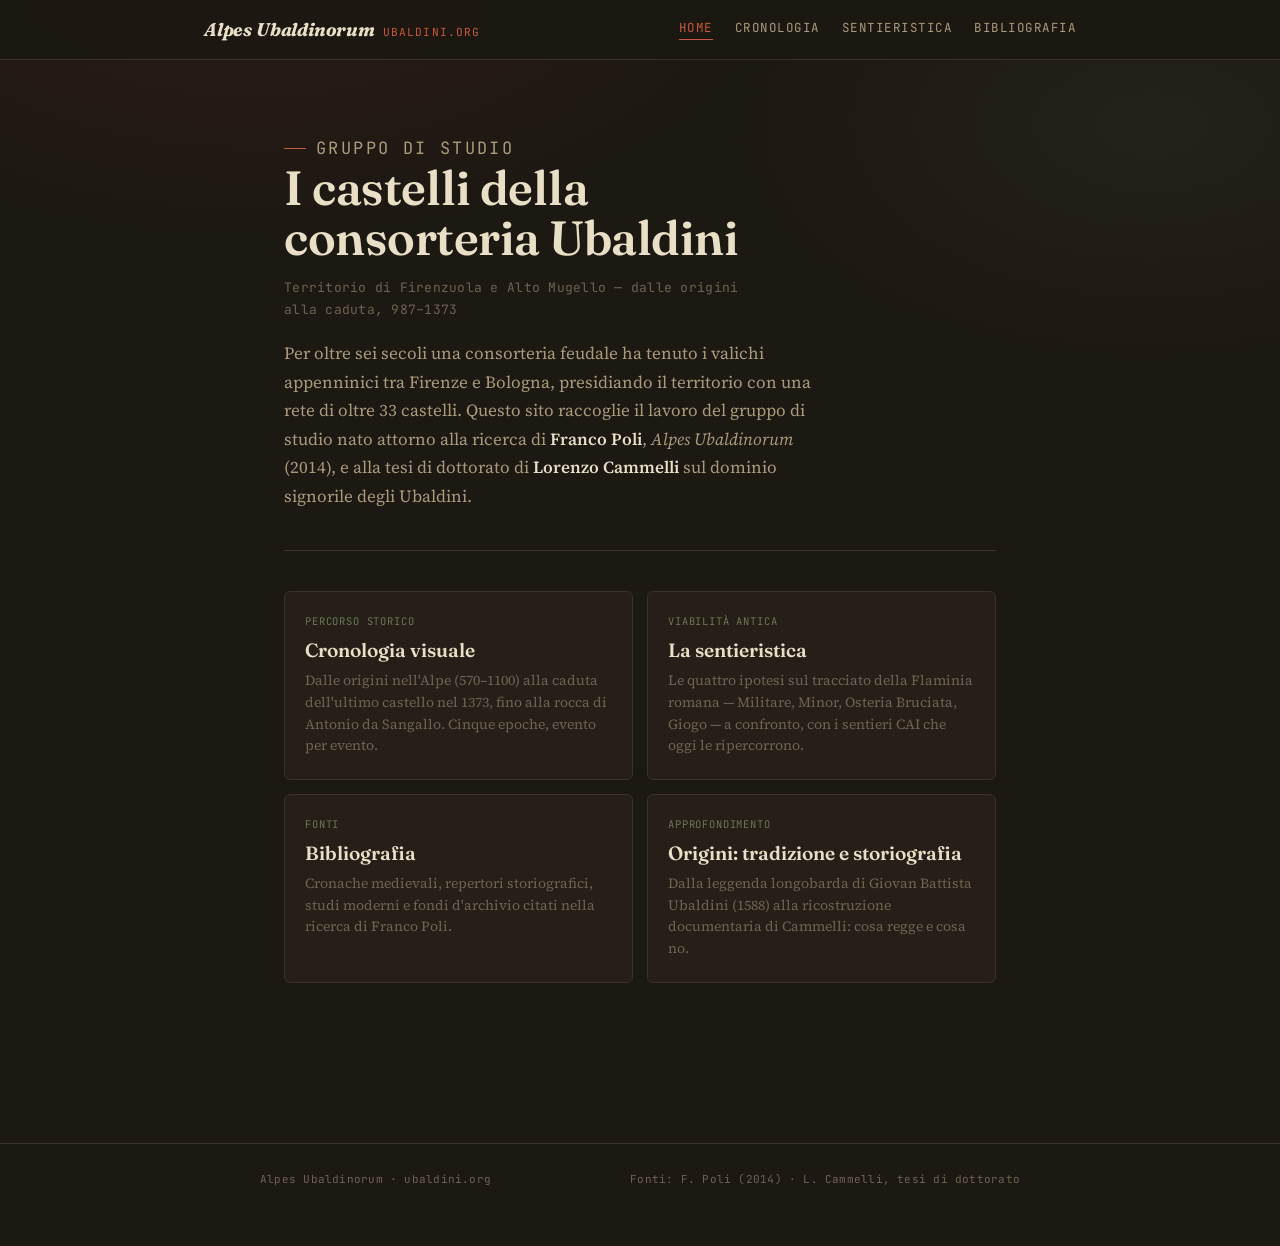
<file: index.html>
<!DOCTYPE html>
<html lang="it">
<head>
<meta charset="UTF-8">
<meta name="viewport" content="width=device-width, initial-scale=1.0">
<title>Alpes Ubaldinorum — Gruppo di studio sui Castelli Ubaldini</title>
<meta name="description" content="Gruppo di studio dedicato ai castelli della consorteria Ubaldini nel territorio di Firenzuola, a partire dalla ricerca di Franco Poli.">
<link rel="preconnect" href="https://fonts.googleapis.com">
<link href="https://fonts.googleapis.com/css2?family=Fraunces:opsz,wght@9..144,400;9..144,500;9..144,600;9..144,700&family=Source+Serif+4:ital,wght@0,400;0,500;0,600;1,400&family=JetBrains+Mono:wght@400;500;600&display=swap" rel="stylesheet">
<link rel="stylesheet" href="assets/style.css">
</head>
<body>

<header class="site-header">
  <div class="nav-wrap">
    <a href="index.html" class="brand">Alpes <em>Ubaldinorum</em><span>ubaldini.org</span></a>
    <nav class="nav-links">
      <a href="index.html" class="active">Home</a>
      <a href="cronologia.html">Cronologia</a>
      <a href="sentieristica.html">Sentieristica</a>
      <a href="bibliografia.html">Bibliografia</a>
    </nav>
  </div>
</header>

<div class="wrap">

  <section class="page-hero">
    <p class="page-eyebrow">Gruppo di studio</p>
    <h1>I castelli della<br>consorteria Ubaldini</h1>
    <p class="sub">Territorio di Firenzuola e Alto Mugello — dalle origini alla caduta, 987&ndash;1373</p>
    <p>Per oltre sei secoli una consorteria feudale ha tenuto i valichi appenninici tra Firenze e Bologna, presidiando il territorio con una rete di oltre 33 castelli. Questo sito raccoglie il lavoro del gruppo di studio nato attorno alla ricerca di <strong>Franco Poli</strong>, <em>Alpes Ubaldinorum</em> (2014), e alla tesi di dottorato di <strong>Lorenzo Cammelli</strong> sul dominio signorile degli Ubaldini.</p>
  </section>

  <div class="card-grid">
    <a href="cronologia.html" class="card">
      <span class="card-tag">Percorso storico</span>
      <h3>Cronologia visuale</h3>
      <p>Dalle origini nell'Alpe (570&ndash;1100) alla caduta dell'ultimo castello nel 1373, fino alla rocca di Antonio da Sangallo. Cinque epoche, evento per evento.</p>
    </a>

    <a href="sentieristica.html" class="card">
      <span class="card-tag">Viabilità antica</span>
      <h3>La sentieristica</h3>
      <p>Le quattro ipotesi sul tracciato della Flaminia romana &mdash; Militare, Minor, Osteria Bruciata, Giogo &mdash; a confronto, con i sentieri CAI che oggi le ripercorrono.</p>
    </a>

    <a href="bibliografia.html" class="card">
      <span class="card-tag">Fonti</span>
      <h3>Bibliografia</h3>
      <p>Cronache medievali, repertori storiografici, studi moderni e fondi d'archivio citati nella ricerca di Franco Poli.</p>
    </a>

    <a href="cronologia.html#origini" class="card">
      <span class="card-tag">Approfondimento</span>
      <h3>Origini: tradizione e storiografia</h3>
      <p>Dalla leggenda longobarda di Giovan Battista Ubaldini (1588) alla ricostruzione documentaria di Cammelli: cosa regge e cosa no.</p>
    </a>
  </div>

</div>

<footer class="site-footer">
  <div class="wrap">
    <p>Alpes Ubaldinorum &middot; ubaldini.org</p>
    <p>Fonti: F. Poli (2014) &middot; L. Cammelli, tesi di dottorato</p>
  </div>
</footer>

</body>
</html>
</file>
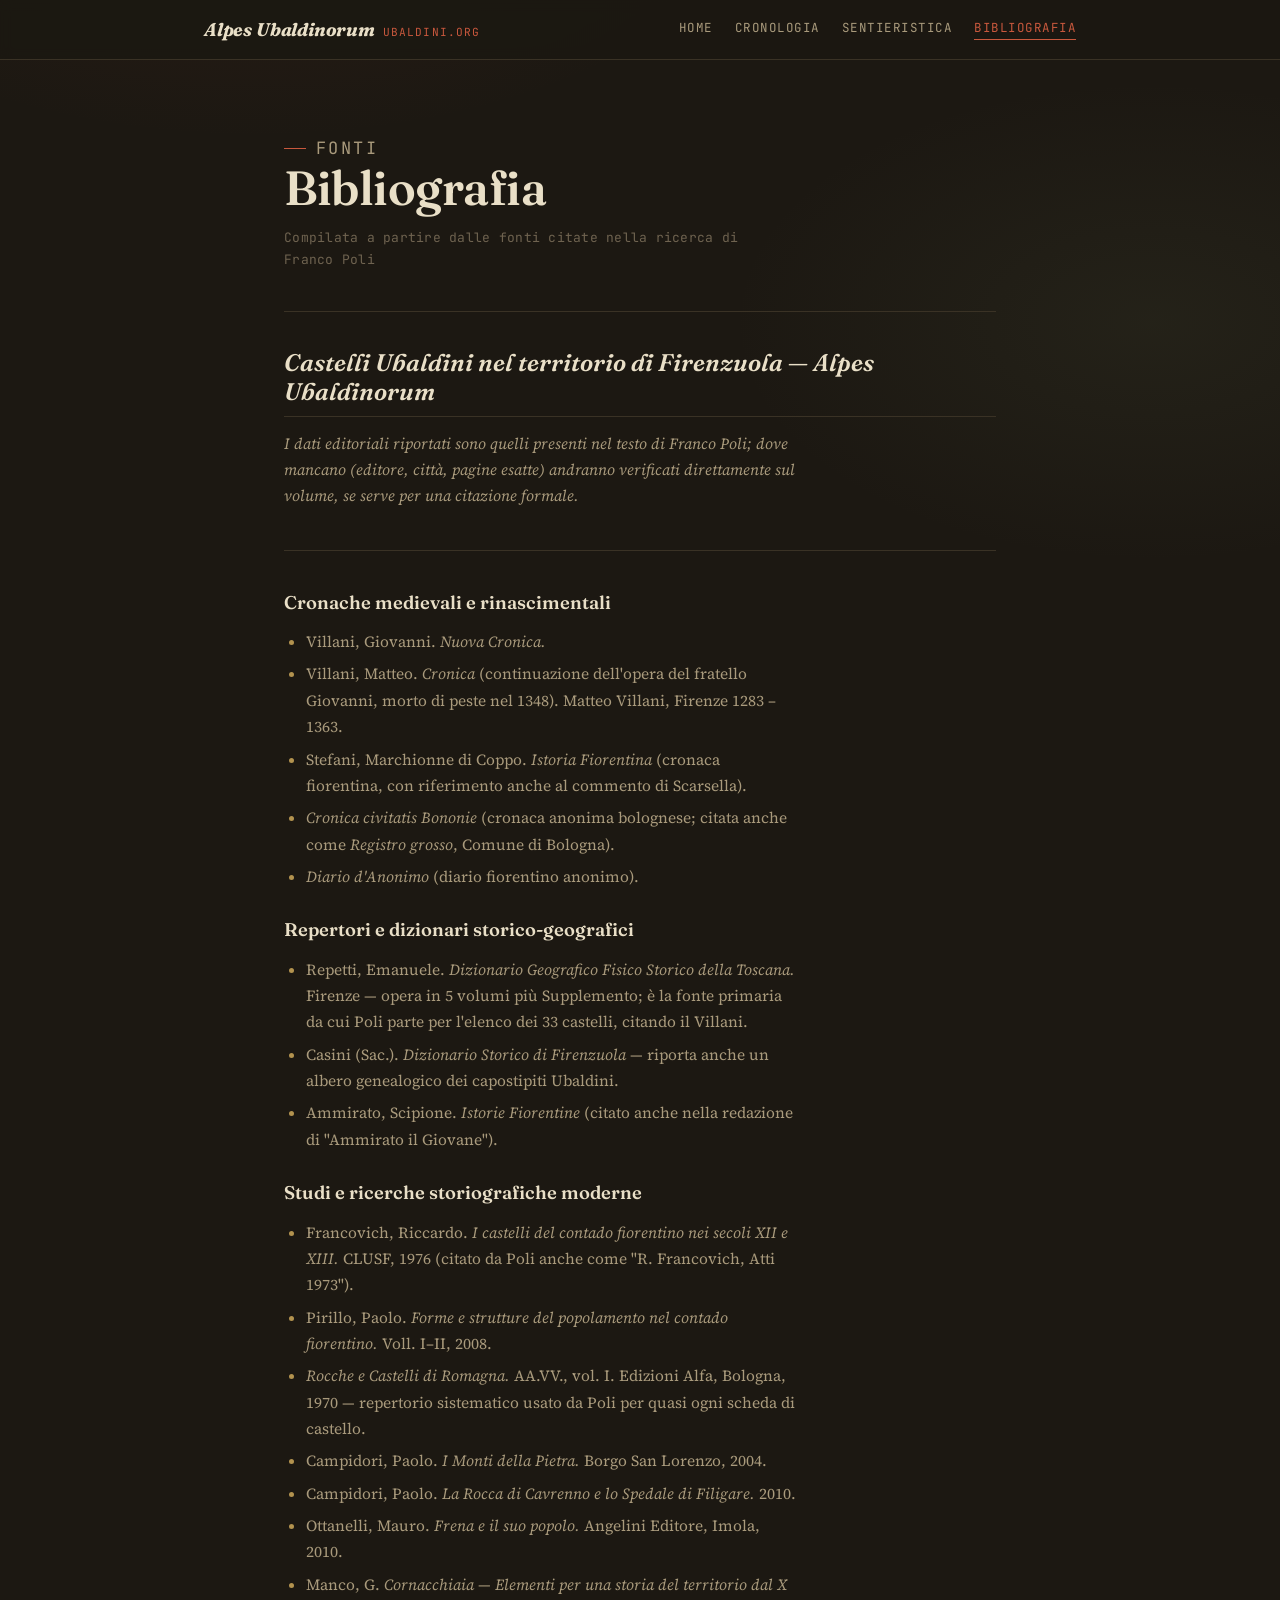
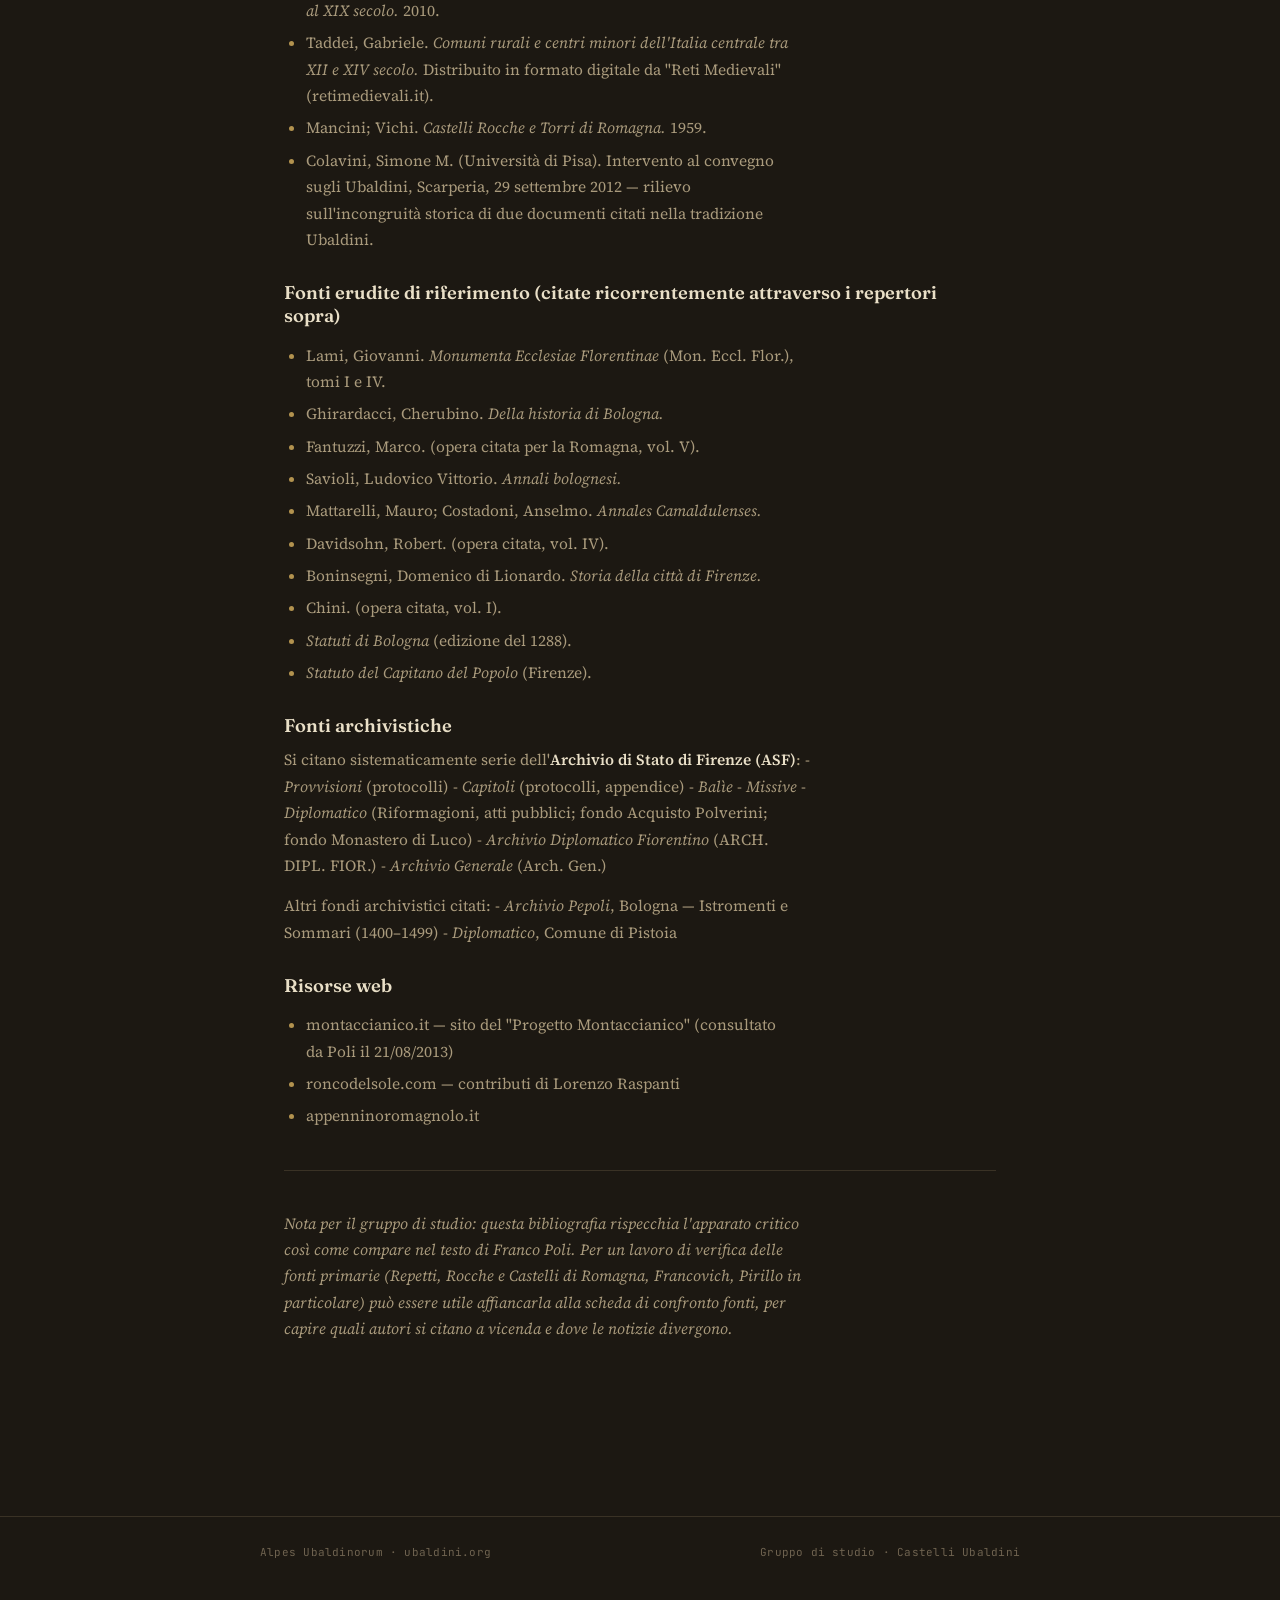
<file: bibliografia.html>
<!DOCTYPE html>
<html lang="it">
<head>
<meta charset="UTF-8">
<meta name="viewport" content="width=device-width, initial-scale=1.0">
<title>Bibliografia — Alpes Ubaldinorum</title>
<link rel="preconnect" href="https://fonts.googleapis.com">
<link href="https://fonts.googleapis.com/css2?family=Fraunces:opsz,wght@9..144,400;9..144,500;9..144,600;9..144,700&family=Source+Serif+4:ital,wght@0,400;0,500;0,600;1,400&family=JetBrains+Mono:wght@400;500;600&display=swap" rel="stylesheet">
<link rel="stylesheet" href="assets/style.css">
</head>
<body>

<header class="site-header">
  <div class="nav-wrap">
    <a href="index.html" class="brand">Alpes <em>Ubaldinorum</em><span>ubaldini.org</span></a>
    <nav class="nav-links">
      <a href="index.html">Home</a>
      <a href="cronologia.html">Cronologia</a>
      <a href="sentieristica.html">Sentieristica</a>
      <a href="bibliografia.html" class="active">Bibliografia</a>
    </nav>
  </div>
</header>

<div class="wrap">
  <section class="page-hero">
    <p class="page-eyebrow">Fonti</p>
    <h1>Bibliografia</h1>
    <p class="sub">Compilata a partire dalle fonti citate nella ricerca di Franco Poli</p>
  </section>

  <div class="content">
<h2>Castelli Ubaldini nel territorio di Firenzuola — Alpes Ubaldinorum</h2>
<p><em>I dati editoriali riportati sono quelli presenti nel testo di Franco Poli; dove mancano (editore, città, pagine esatte) andranno verificati direttamente sul volume, se serve per una citazione formale.</em></p>
<hr />
<h3>Cronache medievali e rinascimentali</h3>
<ul>
<li>Villani, Giovanni. <em>Nuova Cronica.</em></li>
<li>Villani, Matteo. <em>Cronica</em> (continuazione dell'opera del fratello Giovanni, morto di peste nel 1348). Matteo Villani, Firenze 1283 – 1363.</li>
<li>Stefani, Marchionne di Coppo. <em>Istoria Fiorentina</em> (cronaca fiorentina, con riferimento anche al commento di Scarsella).</li>
<li><em>Cronica civitatis Bononie</em> (cronaca anonima bolognese; citata anche come <em>Registro grosso</em>, Comune di Bologna).</li>
<li><em>Diario d'Anonimo</em> (diario fiorentino anonimo).</li>
</ul>
<h3>Repertori e dizionari storico-geografici</h3>
<ul>
<li>Repetti, Emanuele. <em>Dizionario Geografico Fisico Storico della Toscana.</em> Firenze — opera in 5 volumi più Supplemento; è la fonte primaria da cui Poli parte per l'elenco dei 33 castelli, citando il Villani.</li>
<li>Casini (Sac.). <em>Dizionario Storico di Firenzuola</em> — riporta anche un albero genealogico dei capostipiti Ubaldini.</li>
<li>Ammirato, Scipione. <em>Istorie Fiorentine</em> (citato anche nella redazione di "Ammirato il Giovane").</li>
</ul>
<h3>Studi e ricerche storiografiche moderne</h3>
<ul>
<li>Francovich, Riccardo. <em>I castelli del contado fiorentino nei secoli XII e XIII.</em> CLUSF, 1976 (citato da Poli anche come "R. Francovich, Atti 1973").</li>
<li>Pirillo, Paolo. <em>Forme e strutture del popolamento nel contado fiorentino.</em> Voll. I–II, 2008.</li>
<li><em>Rocche e Castelli di Romagna.</em> AA.VV., vol. I. Edizioni Alfa, Bologna, 1970 — repertorio sistematico usato da Poli per quasi ogni scheda di castello.</li>
<li>Campidori, Paolo. <em>I Monti della Pietra.</em> Borgo San Lorenzo, 2004.</li>
<li>Campidori, Paolo. <em>La Rocca di Cavrenno e lo Spedale di Filigare.</em> 2010.</li>
<li>Ottanelli, Mauro. <em>Frena e il suo popolo.</em> Angelini Editore, Imola, 2010.</li>
<li>Manco, G. <em>Cornacchiaia — Elementi per una storia del territorio dal X al XIX secolo.</em> 2010.</li>
<li>Taddei, Gabriele. <em>Comuni rurali e centri minori dell'Italia centrale tra XII e XIV secolo.</em> Distribuito in formato digitale da "Reti Medievali" (retimedievali.it).</li>
<li>Mancini; Vichi. <em>Castelli Rocche e Torri di Romagna.</em> 1959.</li>
<li>Colavini, Simone M. (Università di Pisa). Intervento al convegno sugli Ubaldini, Scarperia, 29 settembre 2012 — rilievo sull'incongruità storica di due documenti citati nella tradizione Ubaldini.</li>
</ul>
<h3>Fonti erudite di riferimento (citate ricorrentemente attraverso i repertori sopra)</h3>
<ul>
<li>Lami, Giovanni. <em>Monumenta Ecclesiae Florentinae</em> (Mon. Eccl. Flor.), tomi I e IV.</li>
<li>Ghirardacci, Cherubino. <em>Della historia di Bologna.</em></li>
<li>Fantuzzi, Marco. (opera citata per la Romagna, vol. V).</li>
<li>Savioli, Ludovico Vittorio. <em>Annali bolognesi.</em></li>
<li>Mattarelli, Mauro; Costadoni, Anselmo. <em>Annales Camaldulenses.</em></li>
<li>Davidsohn, Robert. (opera citata, vol. IV).</li>
<li>Boninsegni, Domenico di Lionardo. <em>Storia della città di Firenze.</em></li>
<li>Chini. (opera citata, vol. I).</li>
<li><em>Statuti di Bologna</em> (edizione del 1288).</li>
<li><em>Statuto del Capitano del Popolo</em> (Firenze).</li>
</ul>
<h3>Fonti archivistiche</h3>
<p>Si citano sistematicamente serie dell'<strong>Archivio di Stato di Firenze (ASF)</strong>:
- <em>Provvisioni</em> (protocolli)
- <em>Capitoli</em> (protocolli, appendice)
- <em>Balìe</em>
- <em>Missive</em>
- <em>Diplomatico</em> (Riformagioni, atti pubblici; fondo Acquisto Polverini; fondo Monastero di Luco)
- <em>Archivio Diplomatico Fiorentino</em> (ARCH. DIPL. FIOR.)
- <em>Archivio Generale</em> (Arch. Gen.)</p>
<p>Altri fondi archivistici citati:
- <em>Archivio Pepoli</em>, Bologna — Istromenti e Sommari (1400–1499)
- <em>Diplomatico</em>, Comune di Pistoia</p>
<h3>Risorse web</h3>
<ul>
<li>montaccianico.it — sito del "Progetto Montaccianico" (consultato da Poli il 21/08/2013)</li>
<li>roncodelsole.com — contributi di Lorenzo Raspanti</li>
<li>appenninoromagnolo.it</li>
</ul>
<hr />
<p><em>Nota per il gruppo di studio: questa bibliografia rispecchia l'apparato critico così come compare nel testo di Franco Poli. Per un lavoro di verifica delle fonti primarie (Repetti, Rocche e Castelli di Romagna, Francovich, Pirillo in particolare) può essere utile affiancarla alla scheda di confronto fonti, per capire quali autori si citano a vicenda e dove le notizie divergono.</em></p>
  </div>
</div>

<footer class="site-footer">
  <div class="wrap">
    <p>Alpes Ubaldinorum &middot; ubaldini.org</p>
    <p>Gruppo di studio &middot; Castelli Ubaldini</p>
  </div>
</footer>

</body>
</html>
</file>
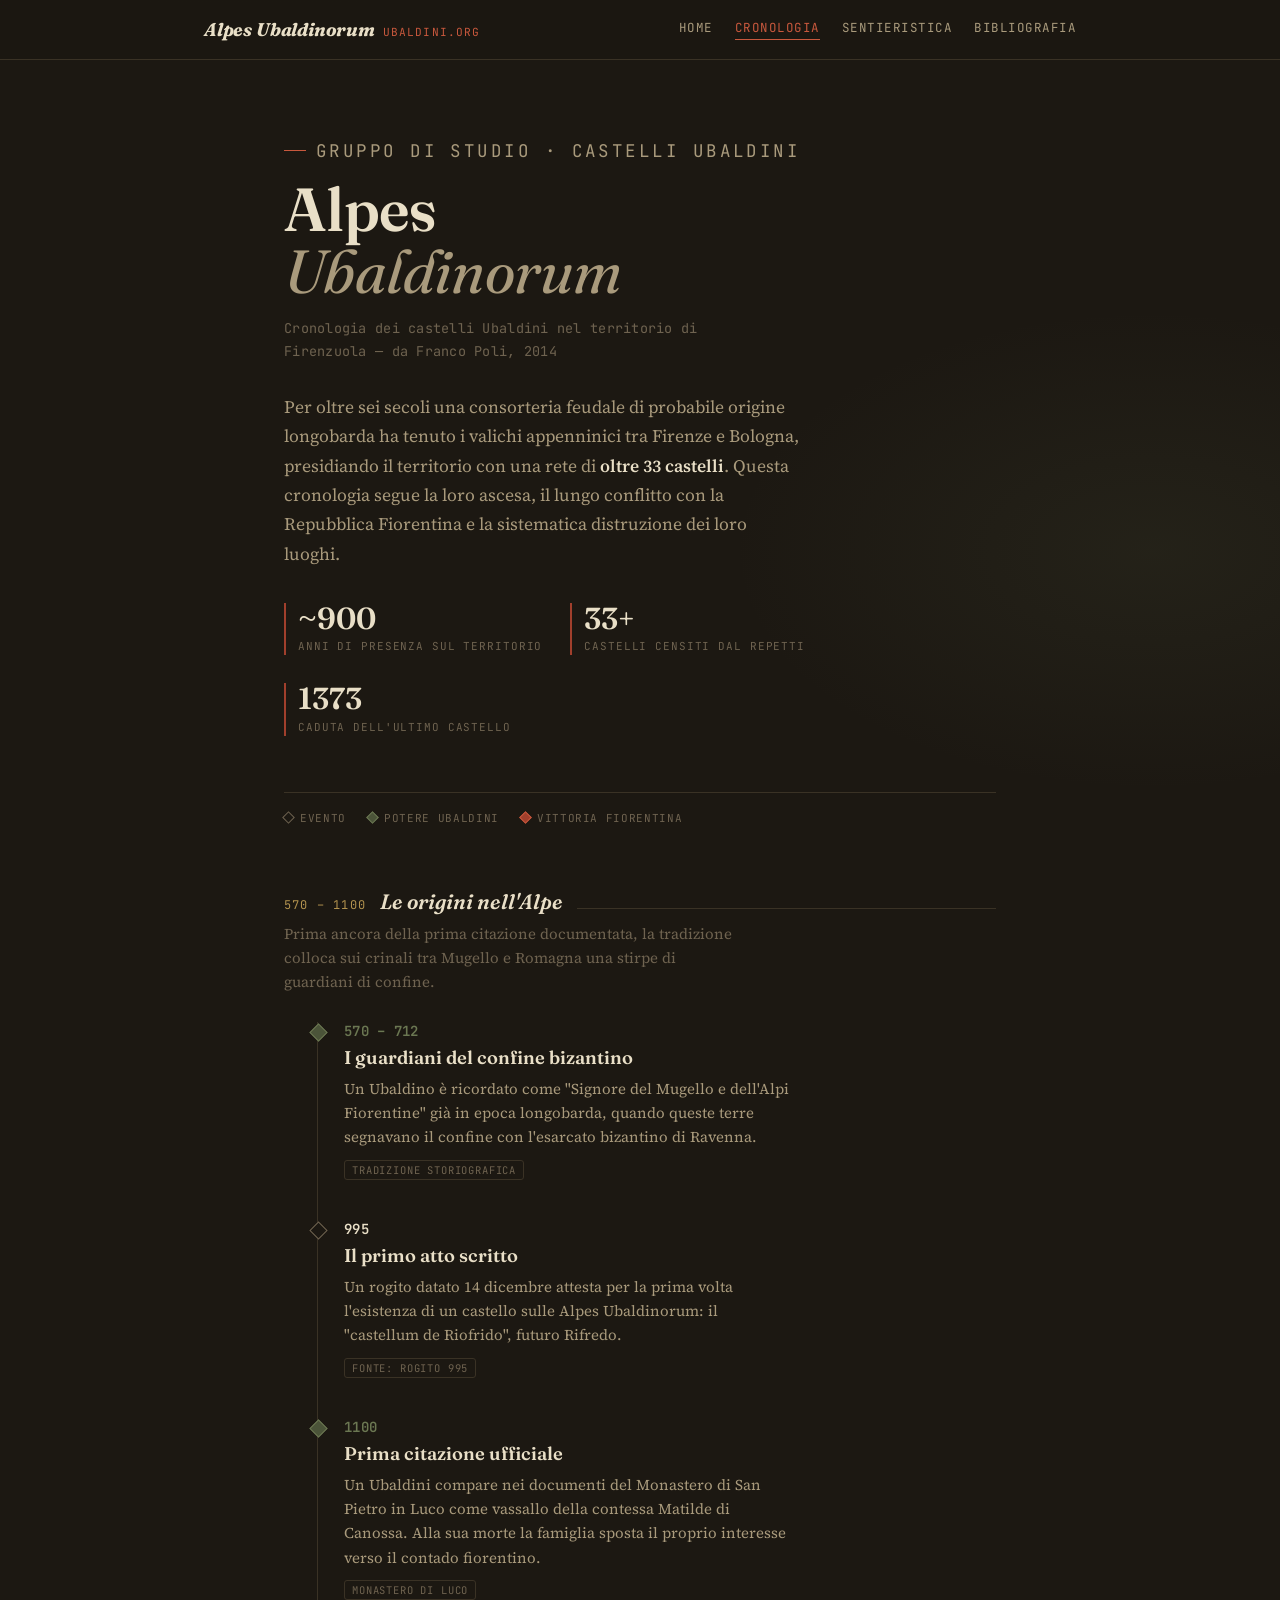
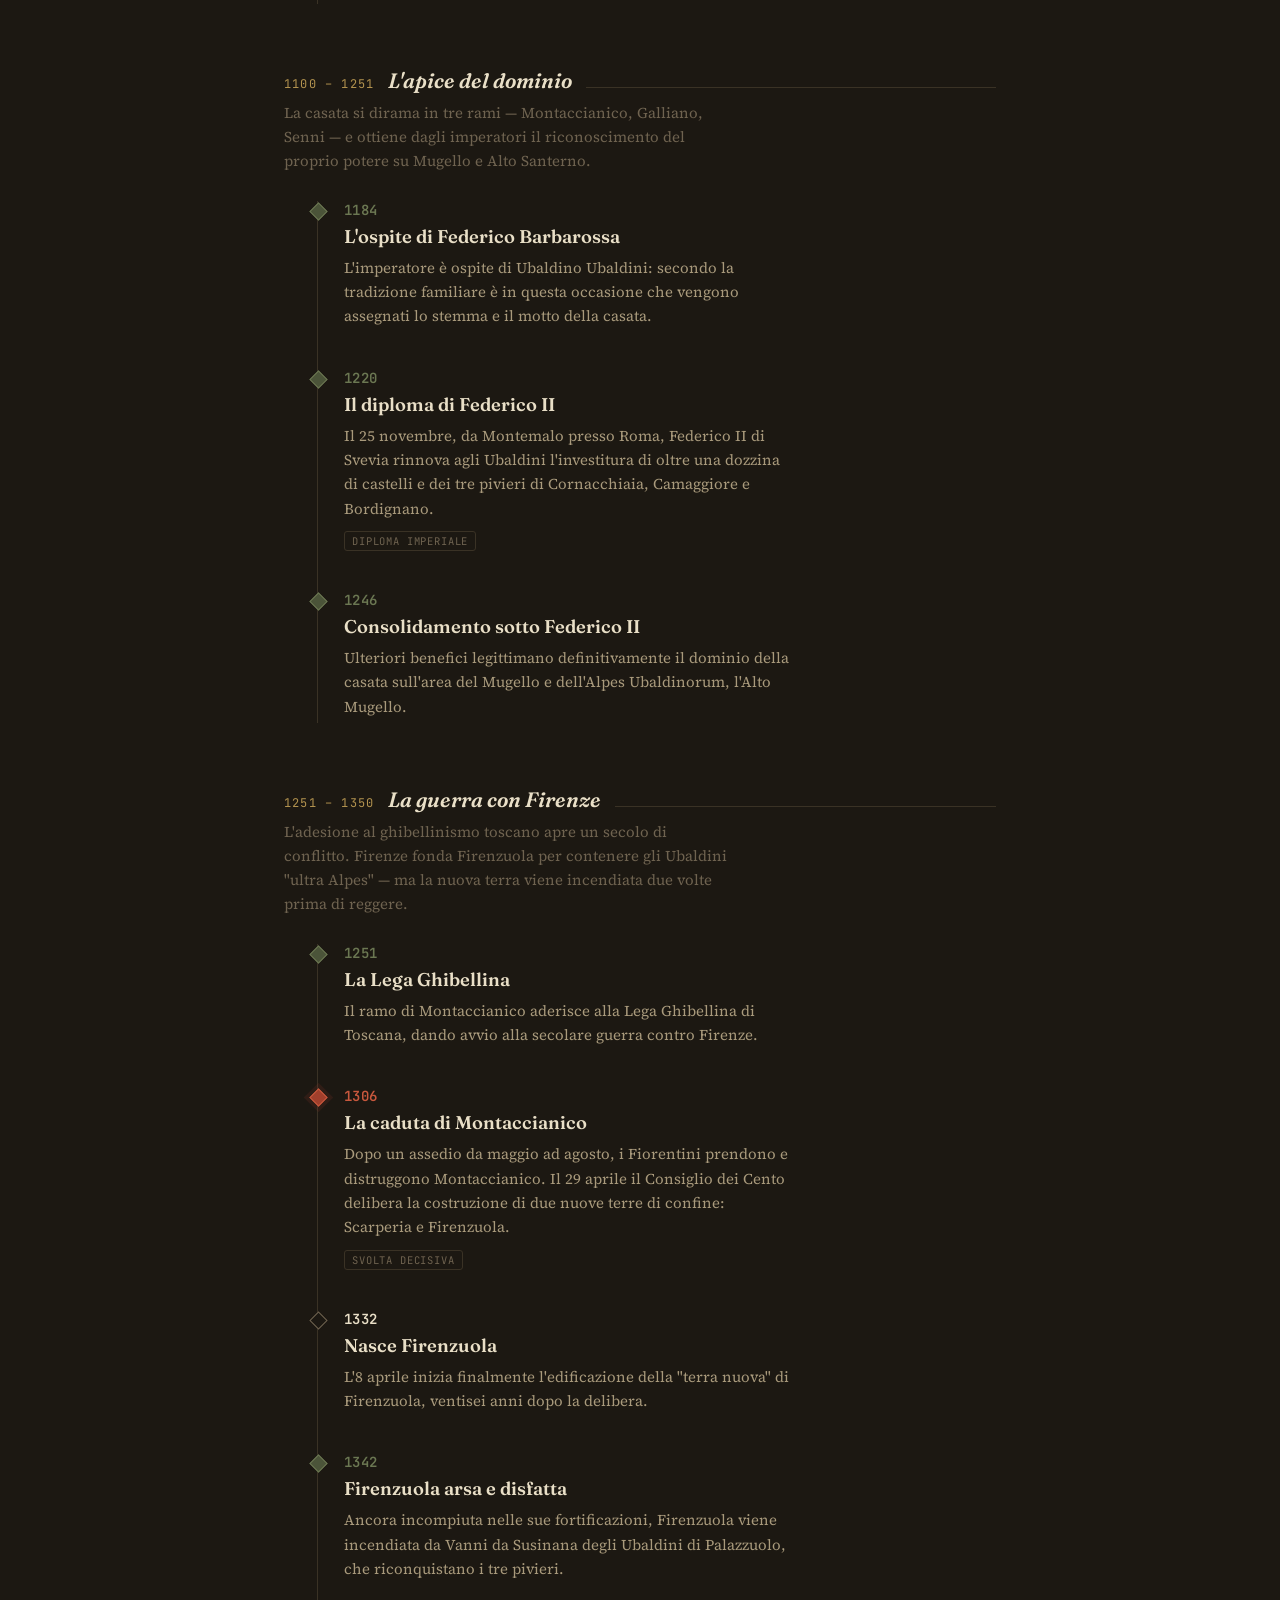
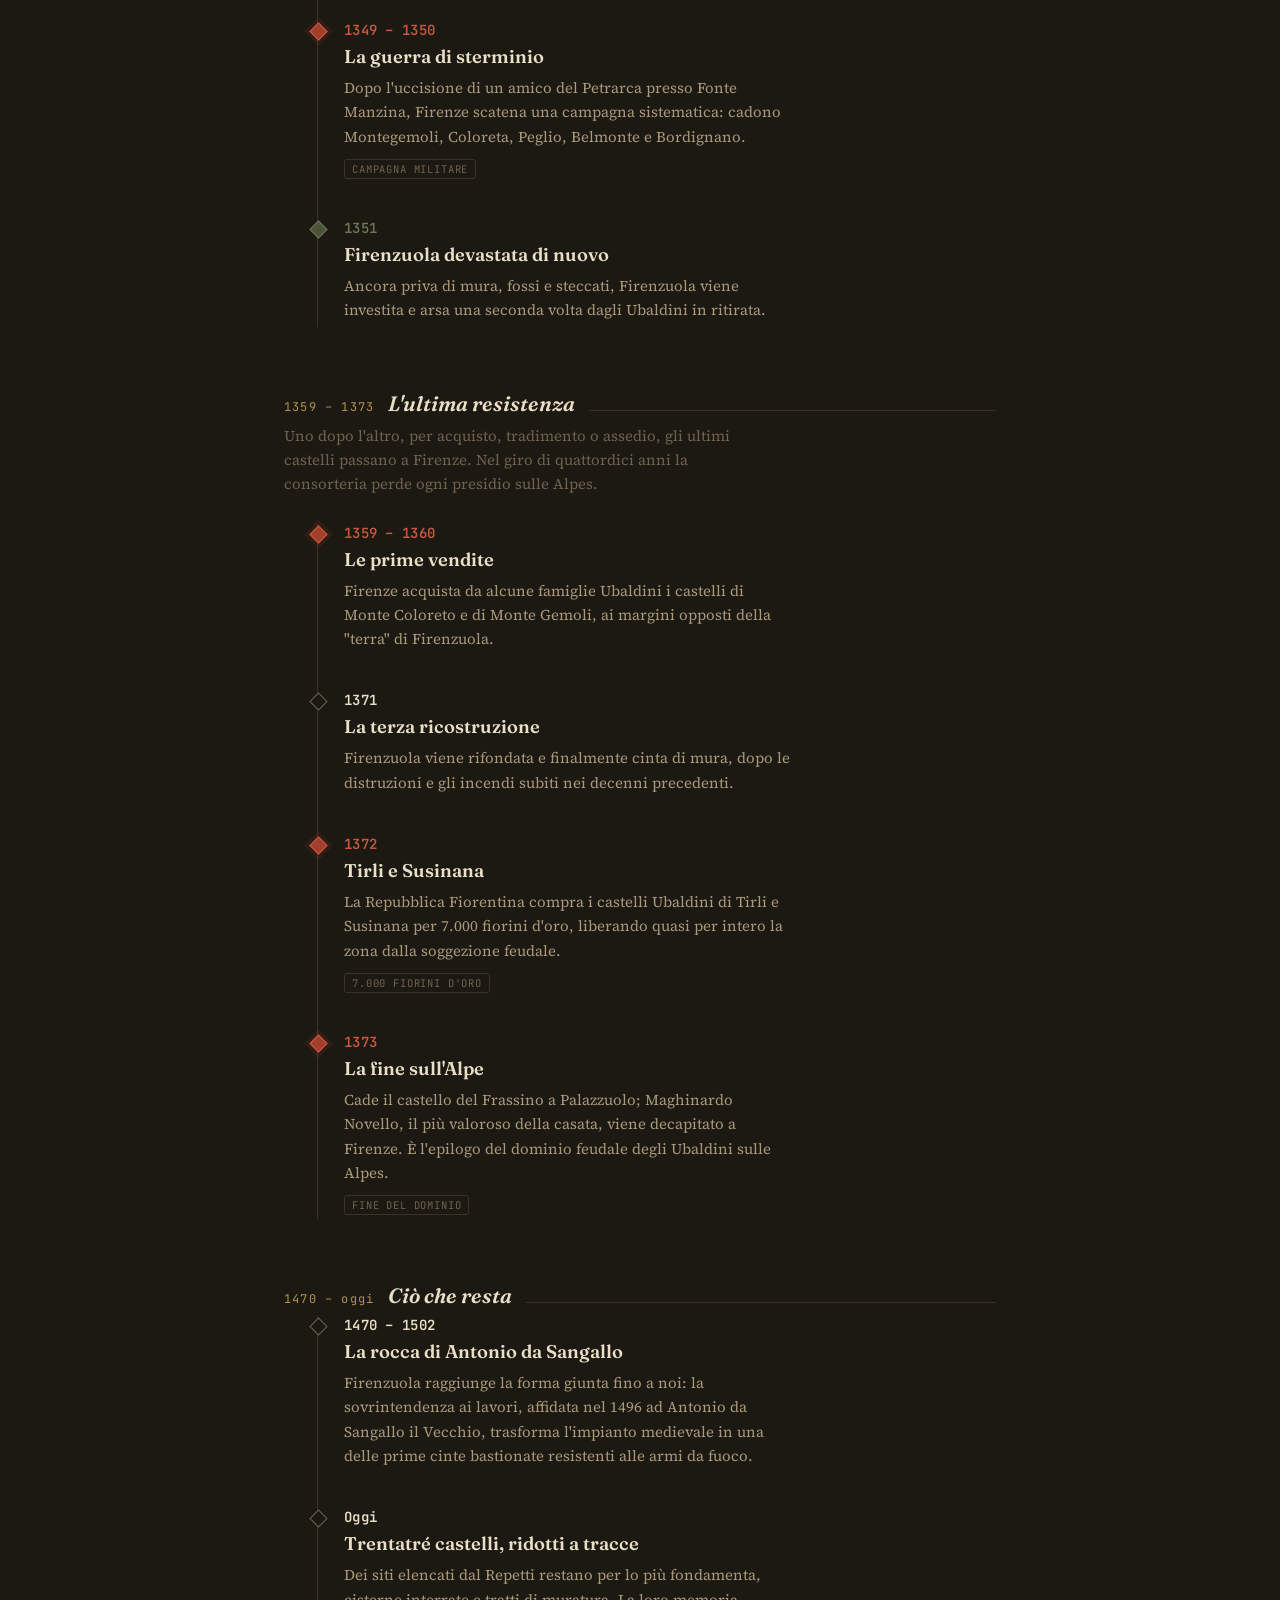
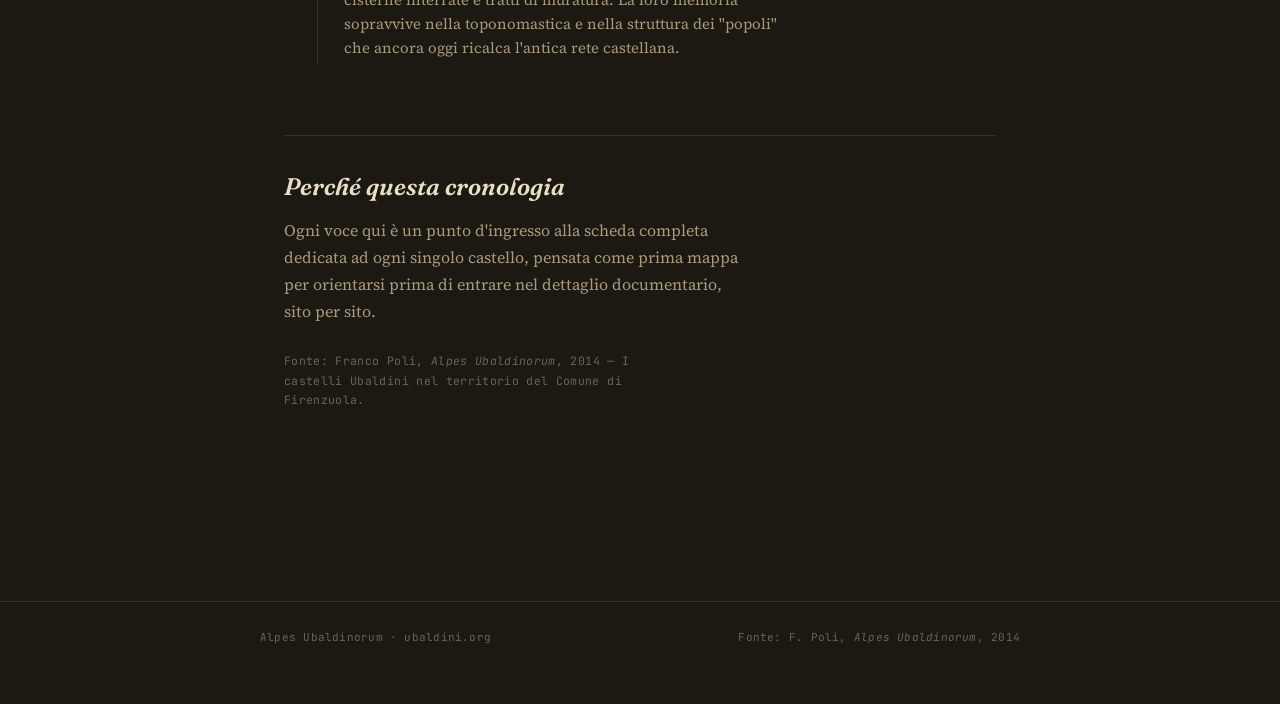
<file: cronologia.html>
<!DOCTYPE html>
<html lang="it">
<head>
<meta charset="UTF-8">
<meta name="viewport" content="width=device-width, initial-scale=1.0">
<title>Cronologia — Alpes Ubaldinorum</title>
<link rel="preconnect" href="https://fonts.googleapis.com">
<link href="https://fonts.googleapis.com/css2?family=Fraunces:opsz,wght@9..144,400;9..144,500;9..144,600;9..144,700&family=Source+Serif+4:ital,wght@0,400;0,500;0,600;1,400&family=JetBrains+Mono:wght@400;500;600&display=swap" rel="stylesheet">
<link rel="stylesheet" href="assets/style.css">
<style>

  :root{
    --bg: #1c1812;
    --bg-panel: #251f18;
    --bg-panel-2: #2c251c;
    --ink: #e9dfc7;
    --ink-dim: #a99a7c;
    --ink-faint: #6f6350;
    --ember: #a13f2c;
    --ember-bright: #c8583d;
    --moss: #6b7752;
    --moss-dim: #4b5439;
    --line: #3a3225;
    --gold: #b3934f;
  }
  *{box-sizing:border-box;}
  html{scroll-behavior:smooth;}
  body{
    margin:0;
    background:
      radial-gradient(ellipse 900px 500px at 20% -5%, rgba(161,63,44,0.12), transparent 60%),
      radial-gradient(ellipse 700px 400px at 90% 10%, rgba(107,119,82,0.10), transparent 60%),
      var(--bg);
    color:var(--ink);
    font-family:'Source Serif 4', serif;
    -webkit-font-smoothing:antialiased;
  }
  .wrap{max-width:760px; margin:0 auto; padding:0 24px 120px;}

  /* ===== HERO ===== */
  .hero{
    padding:76px 0 56px;
    border-bottom:1px solid var(--line);
    position:relative;
  }
  .hero-eyebrow{
    font-family:'JetBrains Mono', monospace;
    font-size:12.5px;
    letter-spacing:0.14em;
    text-transform:uppercase;
    color:var(--ember-bright);
    margin:0 0 18px;
    display:flex;
    align-items:center;
    gap:10px;
  }
  .hero-eyebrow::before{
    content:"";
    display:inline-block;
    width:22px; height:1px;
    background:var(--ember-bright);
  }
  .hero h1{
    font-family:'Fraunces', serif;
    font-optical-sizing:auto;
    font-weight:600;
    font-size:clamp(2.5rem, 8vw, 3.8rem);
    line-height:1.02;
    margin:0 0 6px;
    color:var(--ink);
    letter-spacing:-0.01em;
  }
  .hero h1 em{
    font-style:italic;
    font-weight:400;
    color:var(--ink-dim);
  }
  .hero .sub{
    font-family:'JetBrains Mono', monospace;
    font-size:13.5px;
    color:var(--ink-faint);
    margin:14px 0 30px;
    letter-spacing:0.02em;
  }
  .hero p{
    font-size:17.5px;
    line-height:1.68;
    color:var(--ink-dim);
    max-width:58ch;
    margin:0 0 14px;
  }
  .hero p strong{color:var(--ink); font-weight:600;}

  .stat-row{
    display:flex;
    gap:28px;
    margin-top:34px;
    flex-wrap:wrap;
  }
  .stat{border-left:2px solid var(--ember); padding-left:12px;}
  .stat b{
    display:block;
    font-family:'Fraunces', serif;
    font-size:1.9rem;
    font-weight:600;
    color:var(--ink);
    line-height:1;
  }
  .stat span{
    font-family:'JetBrains Mono', monospace;
    font-size:11px;
    color:var(--ink-faint);
    text-transform:uppercase;
    letter-spacing:0.08em;
  }

  /* ===== ERA HEADERS ===== */
  .era{
    margin-top:64px;
    margin-bottom:8px;
    display:flex;
    align-items:baseline;
    gap:14px;
  }
  .era-range{
    font-family:'JetBrains Mono', monospace;
    font-size:12px;
    color:var(--gold);
    letter-spacing:0.1em;
    white-space:nowrap;
  }
  .era-title{
    font-family:'Fraunces', serif;
    font-weight:600;
    font-style:italic;
    font-size:1.3rem;
    color:var(--ink);
    margin:0;
  }
  .era-line{flex:1; height:1px; background:var(--line);}
  .era-desc{
    font-size:15px;
    color:var(--ink-faint);
    margin:6px 0 28px;
    max-width:56ch;
    line-height:1.6;
  }

  /* ===== RIDGE TIMELINE ===== */
  .ridge-wrap{position:relative; padding-left:34px;}
  .ridge-svg{
    position:absolute;
    left:0; top:0;
    width:34px;
    height:100%;
  }
  .ridge-svg path{
    fill:none;
    stroke:var(--ink-faint);
    stroke-width:1.4;
    opacity:0.55;
  }

  .event{
    position:relative;
    padding:0 0 40px 26px;
    border-left:1px solid var(--line);
    margin-left:-1px;
  }
  .event:last-child{padding-bottom:4px;}
  .event::before{
    content:"";
    position:absolute;
    left:-6px; top:4px;
    width:11px; height:11px;
    transform:rotate(45deg);
    background:var(--bg);
    border:1.6px solid var(--ink-faint);
  }
  .event.pivot::before{
    border-color:var(--ember-bright);
    background:var(--ember);
    box-shadow:0 0 0 4px rgba(161,63,44,0.15);
  }
  .event.ubaldini::before{
    border-color:var(--moss);
    background:var(--moss-dim);
  }

  .event-year{
    font-family:'JetBrains Mono', monospace;
    font-size:14px;
    font-weight:600;
    color:var(--ink);
    letter-spacing:0.02em;
    margin-bottom:6px;
    display:block;
  }
  .event.pivot .event-year{color:var(--ember-bright);}
  .event.ubaldini .event-year{color:var(--moss);}

  .event-title{
    font-family:'Fraunces', serif;
    font-weight:600;
    font-size:1.15rem;
    margin:0 0 8px;
    color:var(--ink);
    line-height:1.25;
  }
  .event-body{
    font-size:15px;
    line-height:1.62;
    color:var(--ink-dim);
    margin:0;
    max-width:56ch;
  }
  .event-tag{
    display:inline-block;
    font-family:'JetBrains Mono', monospace;
    font-size:10.5px;
    letter-spacing:0.08em;
    text-transform:uppercase;
    color:var(--ink-faint);
    border:1px solid var(--line);
    border-radius:3px;
    padding:2px 7px;
    margin-top:10px;
  }

  /* ===== CLOSING ===== */
  .closing{
    margin-top:70px;
    padding-top:36px;
    border-top:1px solid var(--line);
  }
  .closing h2{
    font-family:'Fraunces', serif;
    font-style:italic;
    font-weight:600;
    font-size:1.5rem;
    margin:0 0 14px;
    color:var(--ink);
  }
  .closing p{
    font-size:16px;
    line-height:1.7;
    color:var(--ink-dim);
    max-width:58ch;
  }
  .closing .source{
    margin-top:26px;
    font-family:'JetBrains Mono', monospace;
    font-size:11.5px;
    color:var(--ink-faint);
    letter-spacing:0.03em;
  }

  .legend{
    display:flex;
    gap:22px;
    margin-top:18px;
    flex-wrap:wrap;
  }
  .legend-item{
    display:flex;
    align-items:center;
    gap:7px;
    font-family:'JetBrains Mono', monospace;
    font-size:11px;
    color:var(--ink-faint);
    text-transform:uppercase;
    letter-spacing:0.06em;
  }
  .legend-swatch{
    width:9px; height:9px;
    transform:rotate(45deg);
    border:1.6px solid var(--ink-faint);
  }
  .legend-swatch.pivot{border-color:var(--ember-bright); background:var(--ember);}
  .legend-swatch.ubaldini{border-color:var(--moss); background:var(--moss-dim);}

  @media (max-width:520px){
    .wrap{padding:0 16px 100px;}
    .hero{padding:52px 0 40px;}
    .ridge-wrap{padding-left:26px;}
    .event{padding-left:20px;}
  }

  @media (prefers-reduced-motion: reduce){
    html{scroll-behavior:auto;}
  }

/* page-specific overrides so shared nav/footer coexist with original design */
.site-header{background:rgba(28,24,18,0.92);}
</style>
</head>
<body>

<header class="site-header">
  <div class="nav-wrap">
    <a href="index.html" class="brand">Alpes <em>Ubaldinorum</em><span>ubaldini.org</span></a>
    <nav class="nav-links">
      <a href="index.html">Home</a>
      <a href="cronologia.html" class="active">Cronologia</a>
      <a href="sentieristica.html">Sentieristica</a>
      <a href="bibliografia.html">Bibliografia</a>
    </nav>
  </div>
</header>


<div class="wrap">

  <section class="hero">
    <p class="hero-eyebrow">Gruppo di studio · Castelli Ubaldini</p>
    <h1>Alpes<br><em>Ubaldinorum</em></h1>
    <p class="sub">Cronologia dei castelli Ubaldini nel territorio di Firenzuola — da Franco Poli, 2014</p>
    <p>Per oltre sei secoli una consorteria feudale di probabile origine longobarda ha tenuto i valichi appenninici tra Firenze e Bologna, presidiando il territorio con una rete di <strong>oltre 33 castelli</strong>. Questa cronologia segue la loro ascesa, il lungo conflitto con la Repubblica Fiorentina e la sistematica distruzione dei loro luoghi.</p>
    <div class="stat-row">
      <div class="stat"><b>~900</b><span>anni di presenza sul territorio</span></div>
      <div class="stat"><b>33+</b><span>castelli censiti dal Repetti</span></div>
      <div class="stat"><b>1373</b><span>caduta dell'ultimo castello</span></div>
    </div>
  </section>

  <div class="legend">
    <div class="legend-item"><span class="legend-swatch"></span> evento</div>
    <div class="legend-item"><span class="legend-swatch ubaldini"></span> potere ubaldini</div>
    <div class="legend-item"><span class="legend-swatch pivot"></span> vittoria fiorentina</div>
  </div>

  <!-- ERA 1 -->
  <div class="era">
    <span class="era-range">570 – 1100</span>
    <h2 class="era-title">Le origini nell'Alpe</h2>
    <div class="era-line"></div>
  </div>
  <p class="era-desc">Prima ancora della prima citazione documentata, la tradizione colloca sui crinali tra Mugello e Romagna una stirpe di guardiani di confine.</p>

  <div class="ridge-wrap">
    <div class="event ubaldini">
      <span class="event-year">570 – 712</span>
      <h3 class="event-title">I guardiani del confine bizantino</h3>
      <p class="event-body">Un Ubaldino è ricordato come "Signore del Mugello e dell'Alpi Fiorentine" già in epoca longobarda, quando queste terre segnavano il confine con l'esarcato bizantino di Ravenna.</p>
      <span class="event-tag">tradizione storiografica</span>
    </div>
    <div class="event">
      <span class="event-year">995</span>
      <h3 class="event-title">Il primo atto scritto</h3>
      <p class="event-body">Un rogito datato 14 dicembre attesta per la prima volta l'esistenza di un castello sulle Alpes Ubaldinorum: il "castellum de Riofrido", futuro Rifredo.</p>
      <span class="event-tag">fonte: rogito 995</span>
    </div>
    <div class="event ubaldini">
      <span class="event-year">1100</span>
      <h3 class="event-title">Prima citazione ufficiale</h3>
      <p class="event-body">Un Ubaldini compare nei documenti del Monastero di San Pietro in Luco come vassallo della contessa Matilde di Canossa. Alla sua morte la famiglia sposta il proprio interesse verso il contado fiorentino.</p>
      <span class="event-tag">Monastero di Luco</span>
    </div>
  </div>

  <!-- ERA 2 -->
  <div class="era">
    <span class="era-range" id="origini">1100 – 1251</span>
    <h2 class="era-title">L'apice del dominio</h2>
    <div class="era-line"></div>
  </div>
  <p class="era-desc">La casata si dirama in tre rami — Montaccianico, Galliano, Senni — e ottiene dagli imperatori il riconoscimento del proprio potere su Mugello e Alto Santerno.</p>

  <div class="ridge-wrap">
    <div class="event ubaldini">
      <span class="event-year">1184</span>
      <h3 class="event-title">L'ospite di Federico Barbarossa</h3>
      <p class="event-body">L'imperatore è ospite di Ubaldino Ubaldini: secondo la tradizione familiare è in questa occasione che vengono assegnati lo stemma e il motto della casata.</p>
    </div>
    <div class="event ubaldini">
      <span class="event-year">1220</span>
      <h3 class="event-title">Il diploma di Federico II</h3>
      <p class="event-body">Il 25 novembre, da Montemalo presso Roma, Federico II di Svevia rinnova agli Ubaldini l'investitura di oltre una dozzina di castelli e dei tre pivieri di Cornacchiaia, Camaggiore e Bordignano.</p>
      <span class="event-tag">diploma imperiale</span>
    </div>
    <div class="event ubaldini">
      <span class="event-year">1246</span>
      <h3 class="event-title">Consolidamento sotto Federico II</h3>
      <p class="event-body">Ulteriori benefici legittimano definitivamente il dominio della casata sull'area del Mugello e dell'Alpes Ubaldinorum, l'Alto Mugello.</p>
    </div>
  </div>

  <!-- ERA 3 -->
  <div class="era">
    <span class="era-range">1251 – 1350</span>
    <h2 class="era-title">La guerra con Firenze</h2>
    <div class="era-line"></div>
  </div>
  <p class="era-desc">L'adesione al ghibellinismo toscano apre un secolo di conflitto. Firenze fonda Firenzuola per contenere gli Ubaldini "ultra Alpes" — ma la nuova terra viene incendiata due volte prima di reggere.</p>

  <div class="ridge-wrap">
    <div class="event ubaldini">
      <span class="event-year">1251</span>
      <h3 class="event-title">La Lega Ghibellina</h3>
      <p class="event-body">Il ramo di Montaccianico aderisce alla Lega Ghibellina di Toscana, dando avvio alla secolare guerra contro Firenze.</p>
    </div>
    <div class="event pivot">
      <span class="event-year">1306</span>
      <h3 class="event-title">La caduta di Montaccianico</h3>
      <p class="event-body">Dopo un assedio da maggio ad agosto, i Fiorentini prendono e distruggono Montaccianico. Il 29 aprile il Consiglio dei Cento delibera la costruzione di due nuove terre di confine: Scarperia e Firenzuola.</p>
      <span class="event-tag">svolta decisiva</span>
    </div>
    <div class="event">
      <span class="event-year">1332</span>
      <h3 class="event-title">Nasce Firenzuola</h3>
      <p class="event-body">L'8 aprile inizia finalmente l'edificazione della "terra nuova" di Firenzuola, ventisei anni dopo la delibera.</p>
    </div>
    <div class="event ubaldini">
      <span class="event-year">1342</span>
      <h3 class="event-title">Firenzuola arsa e disfatta</h3>
      <p class="event-body">Ancora incompiuta nelle sue fortificazioni, Firenzuola viene incendiata da Vanni da Susinana degli Ubaldini di Palazzuolo, che riconquistano i tre pivieri.</p>
    </div>
    <div class="event pivot">
      <span class="event-year">1349 – 1350</span>
      <h3 class="event-title">La guerra di sterminio</h3>
      <p class="event-body">Dopo l'uccisione di un amico del Petrarca presso Fonte Manzina, Firenze scatena una campagna sistematica: cadono Montegemoli, Coloreta, Peglio, Belmonte e Bordignano.</p>
      <span class="event-tag">campagna militare</span>
    </div>
    <div class="event ubaldini">
      <span class="event-year">1351</span>
      <h3 class="event-title">Firenzuola devastata di nuovo</h3>
      <p class="event-body">Ancora priva di mura, fossi e steccati, Firenzuola viene investita e arsa una seconda volta dagli Ubaldini in ritirata.</p>
    </div>
  </div>

  <!-- ERA 4 -->
  <div class="era">
    <span class="era-range">1359 – 1373</span>
    <h2 class="era-title">L'ultima resistenza</h2>
    <div class="era-line"></div>
  </div>
  <p class="era-desc">Uno dopo l'altro, per acquisto, tradimento o assedio, gli ultimi castelli passano a Firenze. Nel giro di quattordici anni la consorteria perde ogni presidio sulle Alpes.</p>

  <div class="ridge-wrap">
    <div class="event pivot">
      <span class="event-year">1359 – 1360</span>
      <h3 class="event-title">Le prime vendite</h3>
      <p class="event-body">Firenze acquista da alcune famiglie Ubaldini i castelli di Monte Coloreto e di Monte Gemoli, ai margini opposti della "terra" di Firenzuola.</p>
    </div>
    <div class="event">
      <span class="event-year">1371</span>
      <h3 class="event-title">La terza ricostruzione</h3>
      <p class="event-body">Firenzuola viene rifondata e finalmente cinta di mura, dopo le distruzioni e gli incendi subiti nei decenni precedenti.</p>
    </div>
    <div class="event pivot">
      <span class="event-year">1372</span>
      <h3 class="event-title">Tirli e Susinana</h3>
      <p class="event-body">La Repubblica Fiorentina compra i castelli Ubaldini di Tirli e Susinana per 7.000 fiorini d'oro, liberando quasi per intero la zona dalla soggezione feudale.</p>
      <span class="event-tag">7.000 fiorini d'oro</span>
    </div>
    <div class="event pivot">
      <span class="event-year">1373</span>
      <h3 class="event-title">La fine sull'Alpe</h3>
      <p class="event-body">Cade il castello del Frassino a Palazzuolo; Maghinardo Novello, il più valoroso della casata, viene decapitato a Firenze. È l'epilogo del dominio feudale degli Ubaldini sulle Alpes.</p>
      <span class="event-tag">fine del dominio</span>
    </div>
  </div>

  <!-- ERA 5 -->
  <div class="era">
    <span class="era-range">1470 – oggi</span>
    <h2 class="era-title">Ciò che resta</h2>
    <div class="era-line"></div>
  </div>

  <div class="ridge-wrap">
    <div class="event">
      <span class="event-year">1470 – 1502</span>
      <h3 class="event-title">La rocca di Antonio da Sangallo</h3>
      <p class="event-body">Firenzuola raggiunge la forma giunta fino a noi: la sovrintendenza ai lavori, affidata nel 1496 ad Antonio da Sangallo il Vecchio, trasforma l'impianto medievale in una delle prime cinte bastionate resistenti alle armi da fuoco.</p>
    </div>
    <div class="event">
      <span class="event-year">Oggi</span>
      <h3 class="event-title">Trentatré castelli, ridotti a tracce</h3>
      <p class="event-body">Dei siti elencati dal Repetti restano per lo più fondamenta, cisterne interrate e tratti di muratura. La loro memoria sopravvive nella toponomastica e nella struttura dei "popoli" che ancora oggi ricalca l'antica rete castellana.</p>
    </div>
  </div>

  <section class="closing">
    <h2>Perché questa cronologia</h2>
    <p>Ogni voce qui è un punto d'ingresso alla scheda completa dedicata ad ogni singolo castello, pensata come prima mappa per orientarsi prima di entrare nel dettaglio documentario, sito per sito.</p>
    <p class="source">Fonte: Franco Poli, <em>Alpes Ubaldinorum</em>, 2014 — I castelli Ubaldini nel territorio del Comune di Firenzuola.</p>
  </section>

</div>


<footer class="site-footer">
  <div class="wrap">
    <p>Alpes Ubaldinorum &middot; ubaldini.org</p>
    <p>Fonte: F. Poli, <em>Alpes Ubaldinorum</em>, 2014</p>
  </div>
</footer>

</body>
</html>
</file>
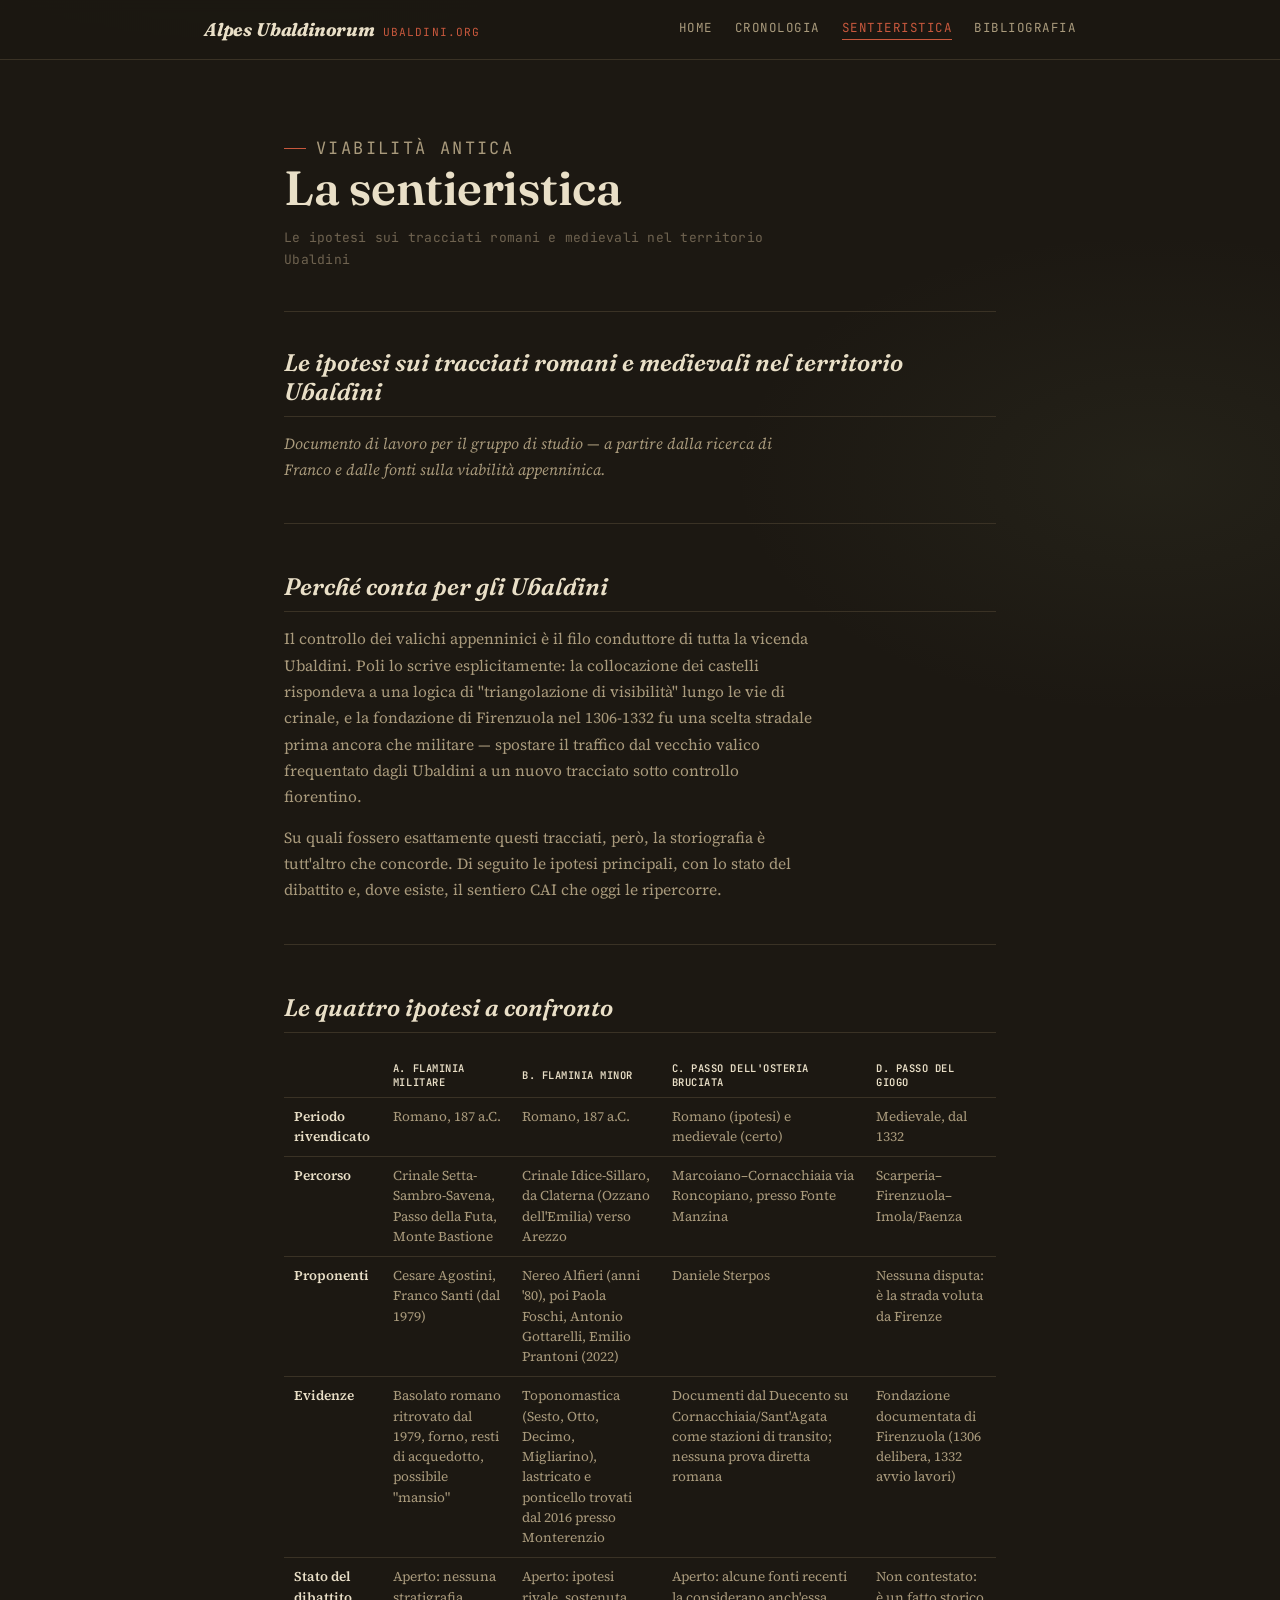
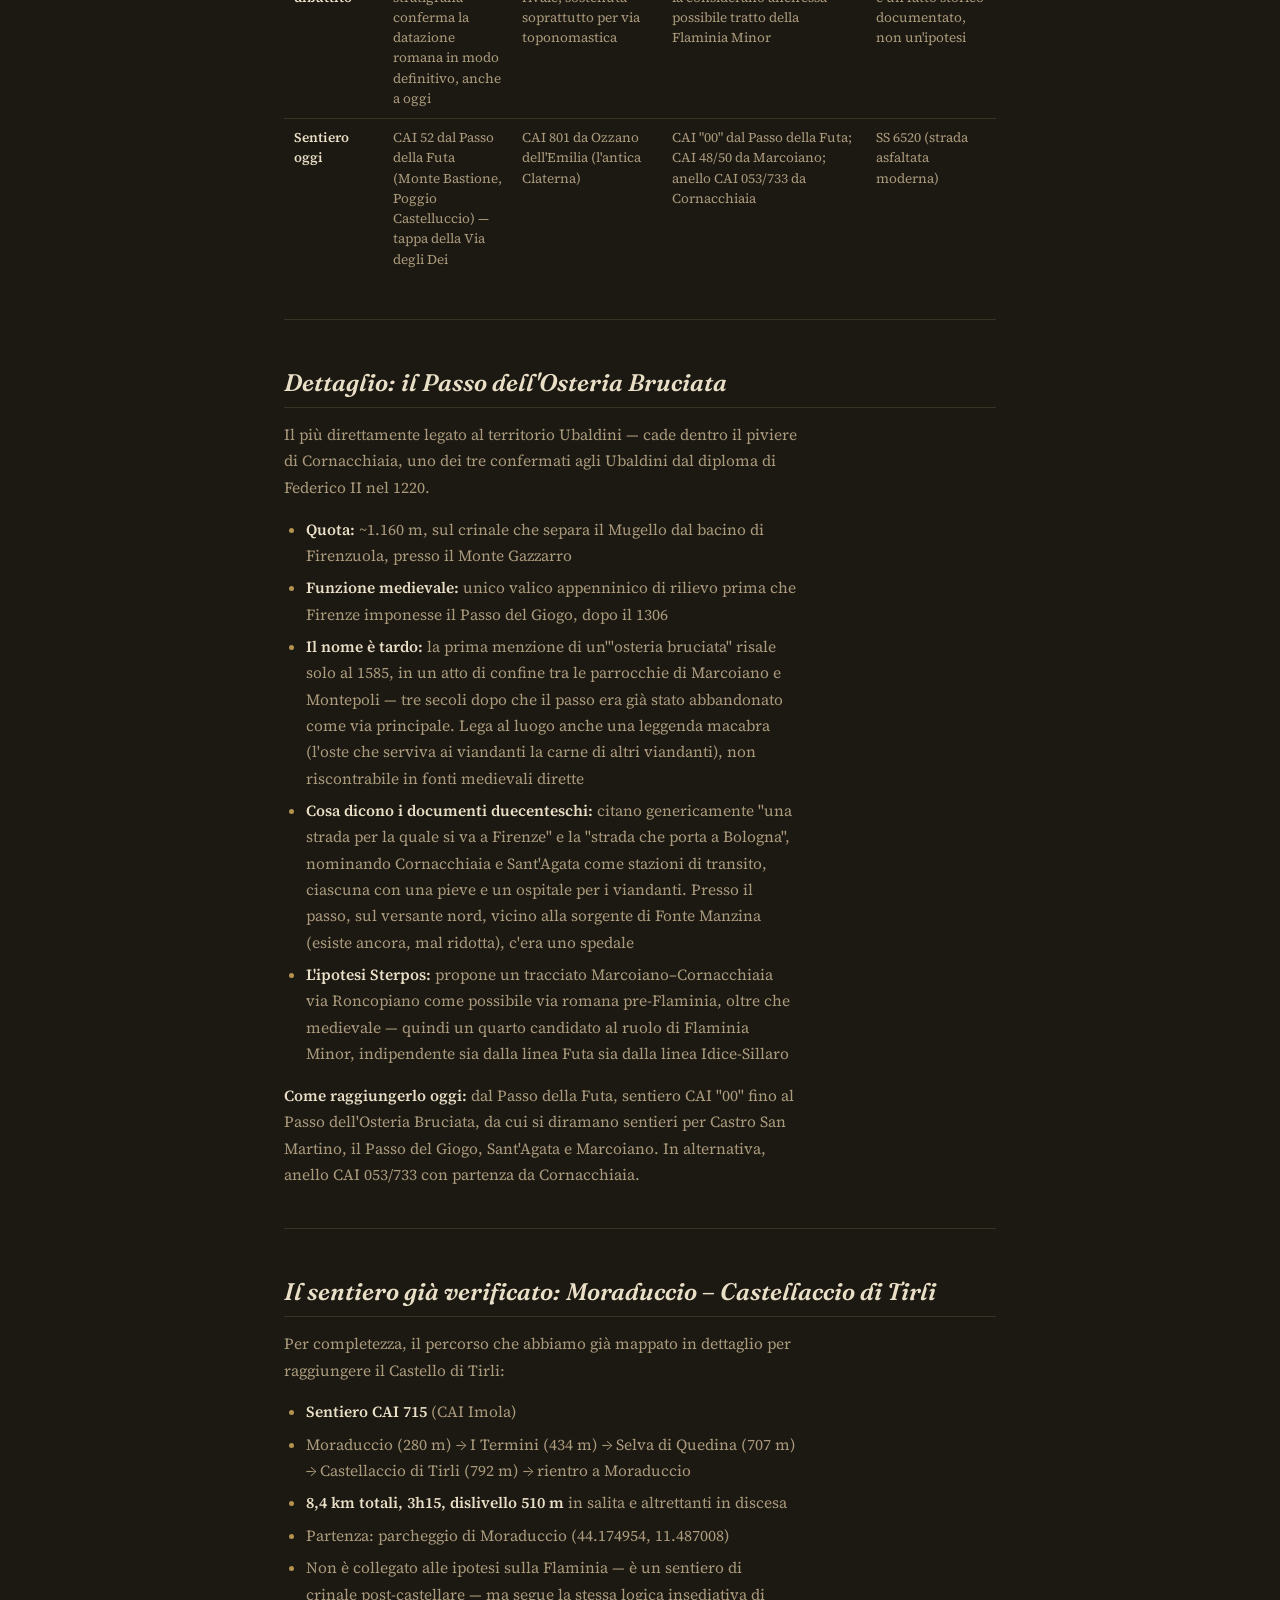
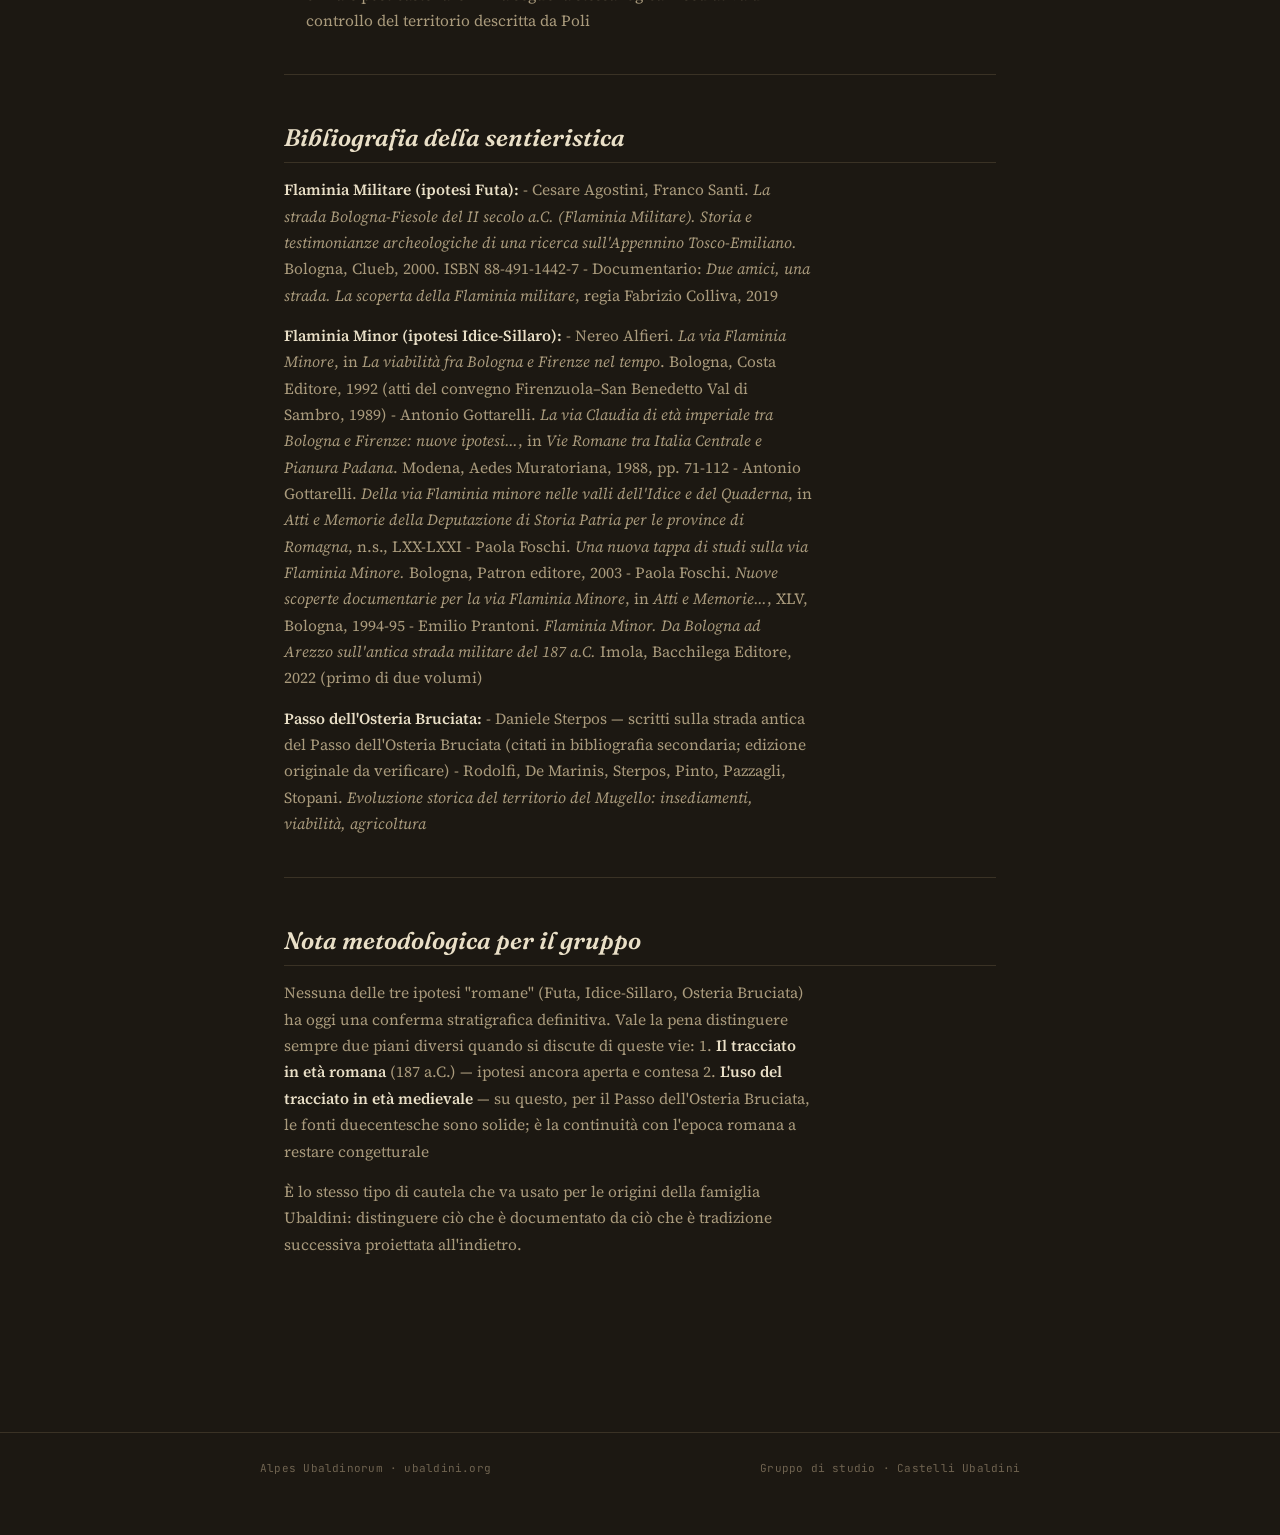
<file: sentieristica.html>
<!DOCTYPE html>
<html lang="it">
<head>
<meta charset="UTF-8">
<meta name="viewport" content="width=device-width, initial-scale=1.0">
<title>Sentieristica — Alpes Ubaldinorum</title>
<link rel="preconnect" href="https://fonts.googleapis.com">
<link href="https://fonts.googleapis.com/css2?family=Fraunces:opsz,wght@9..144,400;9..144,500;9..144,600;9..144,700&family=Source+Serif+4:ital,wght@0,400;0,500;0,600;1,400&family=JetBrains+Mono:wght@400;500;600&display=swap" rel="stylesheet">
<link rel="stylesheet" href="assets/style.css">
</head>
<body>

<header class="site-header">
  <div class="nav-wrap">
    <a href="index.html" class="brand">Alpes <em>Ubaldinorum</em><span>ubaldini.org</span></a>
    <nav class="nav-links">
      <a href="index.html">Home</a>
      <a href="cronologia.html">Cronologia</a>
      <a href="sentieristica.html" class="active">Sentieristica</a>
      <a href="bibliografia.html">Bibliografia</a>
    </nav>
  </div>
</header>

<div class="wrap">
  <section class="page-hero">
    <p class="page-eyebrow">Viabilità antica</p>
    <h1>La sentieristica</h1>
    <p class="sub">Le ipotesi sui tracciati romani e medievali nel territorio Ubaldini</p>
  </section>

  <div class="content">
<h2>Le ipotesi sui tracciati romani e medievali nel territorio Ubaldini</h2>
<p><em>Documento di lavoro per il gruppo di studio — a partire dalla ricerca di Franco e dalle fonti sulla viabilità appenninica.</em></p>
<hr />
<h2>Perché conta per gli Ubaldini</h2>
<p>Il controllo dei valichi appenninici è il filo conduttore di tutta la vicenda Ubaldini. Poli lo scrive esplicitamente: la collocazione dei castelli rispondeva a una logica di "triangolazione di visibilità" lungo le vie di crinale, e la fondazione di Firenzuola nel 1306-1332 fu una scelta stradale prima ancora che militare — spostare il traffico dal vecchio valico frequentato dagli Ubaldini a un nuovo tracciato sotto controllo fiorentino.</p>
<p>Su quali fossero esattamente questi tracciati, però, la storiografia è tutt'altro che concorde. Di seguito le ipotesi principali, con lo stato del dibattito e, dove esiste, il sentiero CAI che oggi le ripercorre.</p>
<hr />
<h2>Le quattro ipotesi a confronto</h2>
<table>
<thead>
<tr>
<th></th>
<th><strong>A. Flaminia Militare</strong></th>
<th><strong>B. Flaminia Minor</strong></th>
<th><strong>C. Passo dell'Osteria Bruciata</strong></th>
<th><strong>D. Passo del Giogo</strong></th>
</tr>
</thead>
<tbody>
<tr>
<td><strong>Periodo rivendicato</strong></td>
<td>Romano, 187 a.C.</td>
<td>Romano, 187 a.C.</td>
<td>Romano (ipotesi) e medievale (certo)</td>
<td>Medievale, dal 1332</td>
</tr>
<tr>
<td><strong>Percorso</strong></td>
<td>Crinale Setta-Sambro-Savena, Passo della Futa, Monte Bastione</td>
<td>Crinale Idice-Sillaro, da Claterna (Ozzano dell'Emilia) verso Arezzo</td>
<td>Marcoiano–Cornacchiaia via Roncopiano, presso Fonte Manzina</td>
<td>Scarperia–Firenzuola–Imola/Faenza</td>
</tr>
<tr>
<td><strong>Proponenti</strong></td>
<td>Cesare Agostini, Franco Santi (dal 1979)</td>
<td>Nereo Alfieri (anni '80), poi Paola Foschi, Antonio Gottarelli, Emilio Prantoni (2022)</td>
<td>Daniele Sterpos</td>
<td>Nessuna disputa: è la strada voluta da Firenze</td>
</tr>
<tr>
<td><strong>Evidenze</strong></td>
<td>Basolato romano ritrovato dal 1979, forno, resti di acquedotto, possibile "mansio"</td>
<td>Toponomastica (Sesto, Otto, Decimo, Migliarino), lastricato e ponticello trovati dal 2016 presso Monterenzio</td>
<td>Documenti dal Duecento su Cornacchiaia/Sant'Agata come stazioni di transito; nessuna prova diretta romana</td>
<td>Fondazione documentata di Firenzuola (1306 delibera, 1332 avvio lavori)</td>
</tr>
<tr>
<td><strong>Stato del dibattito</strong></td>
<td>Aperto: nessuna stratigrafia conferma la datazione romana in modo definitivo, anche a oggi</td>
<td>Aperto: ipotesi rivale, sostenuta soprattutto per via toponomastica</td>
<td>Aperto: alcune fonti recenti la considerano anch'essa possibile tratto della Flaminia Minor</td>
<td>Non contestato: è un fatto storico documentato, non un'ipotesi</td>
</tr>
<tr>
<td><strong>Sentiero oggi</strong></td>
<td>CAI 52 dal Passo della Futa (Monte Bastione, Poggio Castelluccio) — tappa della Via degli Dei</td>
<td>CAI 801 da Ozzano dell'Emilia (l'antica Claterna)</td>
<td>CAI "00" dal Passo della Futa; CAI 48/50 da Marcoiano; anello CAI 053/733 da Cornacchiaia</td>
<td>SS 6520 (strada asfaltata moderna)</td>
</tr>
</tbody>
</table>
<hr />
<h2>Dettaglio: il Passo dell'Osteria Bruciata</h2>
<p>Il più direttamente legato al territorio Ubaldini — cade dentro il piviere di Cornacchiaia, uno dei tre confermati agli Ubaldini dal diploma di Federico II nel 1220.</p>
<ul>
<li><strong>Quota:</strong> ~1.160 m, sul crinale che separa il Mugello dal bacino di Firenzuola, presso il Monte Gazzarro</li>
<li><strong>Funzione medievale:</strong> unico valico appenninico di rilievo prima che Firenze imponesse il Passo del Giogo, dopo il 1306</li>
<li><strong>Il nome è tardo:</strong> la prima menzione di un'"osteria bruciata" risale solo al 1585, in un atto di confine tra le parrocchie di Marcoiano e Montepoli — tre secoli dopo che il passo era già stato abbandonato come via principale. Lega al luogo anche una leggenda macabra (l'oste che serviva ai viandanti la carne di altri viandanti), non riscontrabile in fonti medievali dirette</li>
<li><strong>Cosa dicono i documenti duecenteschi:</strong> citano genericamente "una strada per la quale si va a Firenze" e la "strada che porta a Bologna", nominando Cornacchiaia e Sant'Agata come stazioni di transito, ciascuna con una pieve e un ospitale per i viandanti. Presso il passo, sul versante nord, vicino alla sorgente di Fonte Manzina (esiste ancora, mal ridotta), c'era uno spedale</li>
<li><strong>L'ipotesi Sterpos:</strong> propone un tracciato Marcoiano–Cornacchiaia via Roncopiano come possibile via romana pre-Flaminia, oltre che medievale — quindi un quarto candidato al ruolo di Flaminia Minor, indipendente sia dalla linea Futa sia dalla linea Idice-Sillaro</li>
</ul>
<p><strong>Come raggiungerlo oggi:</strong> dal Passo della Futa, sentiero CAI "00" fino al Passo dell'Osteria Bruciata, da cui si diramano sentieri per Castro San Martino, il Passo del Giogo, Sant'Agata e Marcoiano. In alternativa, anello CAI 053/733 con partenza da Cornacchiaia.</p>
<hr />
<h2>Il sentiero già verificato: Moraduccio – Castellaccio di Tirli</h2>
<p>Per completezza, il percorso che abbiamo già mappato in dettaglio per raggiungere il Castello di Tirli:</p>
<ul>
<li><strong>Sentiero CAI 715</strong> (CAI Imola)</li>
<li>Moraduccio (280 m) → I Termini (434 m) → Selva di Quedina (707 m) → Castellaccio di Tirli (792 m) → rientro a Moraduccio</li>
<li><strong>8,4 km totali, 3h15, dislivello 510 m</strong> in salita e altrettanti in discesa</li>
<li>Partenza: parcheggio di Moraduccio (44.174954, 11.487008)</li>
<li>Non è collegato alle ipotesi sulla Flaminia — è un sentiero di crinale post-castellare — ma segue la stessa logica insediativa di controllo del territorio descritta da Poli</li>
</ul>
<hr />
<h2>Bibliografia della sentieristica</h2>
<p><strong>Flaminia Militare (ipotesi Futa):</strong>
- Cesare Agostini, Franco Santi. <em>La strada Bologna-Fiesole del II secolo a.C. (Flaminia Militare). Storia e testimonianze archeologiche di una ricerca sull'Appennino Tosco-Emiliano.</em> Bologna, Clueb, 2000. ISBN 88-491-1442-7
- Documentario: <em>Due amici, una strada. La scoperta della Flaminia militare</em>, regia Fabrizio Colliva, 2019</p>
<p><strong>Flaminia Minor (ipotesi Idice-Sillaro):</strong>
- Nereo Alfieri. <em>La via Flaminia Minore</em>, in <em>La viabilità fra Bologna e Firenze nel tempo</em>. Bologna, Costa Editore, 1992 (atti del convegno Firenzuola–San Benedetto Val di Sambro, 1989)
- Antonio Gottarelli. <em>La via Claudia di età imperiale tra Bologna e Firenze: nuove ipotesi...</em>, in <em>Vie Romane tra Italia Centrale e Pianura Padana</em>. Modena, Aedes Muratoriana, 1988, pp. 71-112
- Antonio Gottarelli. <em>Della via Flaminia minore nelle valli dell'Idice e del Quaderna</em>, in <em>Atti e Memorie della Deputazione di Storia Patria per le province di Romagna</em>, n.s., LXX-LXXI
- Paola Foschi. <em>Una nuova tappa di studi sulla via Flaminia Minore.</em> Bologna, Patron editore, 2003
- Paola Foschi. <em>Nuove scoperte documentarie per la via Flaminia Minore</em>, in <em>Atti e Memorie...</em>, XLV, Bologna, 1994-95
- Emilio Prantoni. <em>Flaminia Minor. Da Bologna ad Arezzo sull'antica strada militare del 187 a.C.</em> Imola, Bacchilega Editore, 2022 (primo di due volumi)</p>
<p><strong>Passo dell'Osteria Bruciata:</strong>
- Daniele Sterpos — scritti sulla strada antica del Passo dell'Osteria Bruciata (citati in bibliografia secondaria; edizione originale da verificare)
- Rodolfi, De Marinis, Sterpos, Pinto, Pazzagli, Stopani. <em>Evoluzione storica del territorio del Mugello: insediamenti, viabilità, agricoltura</em></p>
<hr />
<h2>Nota metodologica per il gruppo</h2>
<p>Nessuna delle tre ipotesi "romane" (Futa, Idice-Sillaro, Osteria Bruciata) ha oggi una conferma stratigrafica definitiva. Vale la pena distinguere sempre due piani diversi quando si discute di queste vie:
1. <strong>Il tracciato in età romana</strong> (187 a.C.) — ipotesi ancora aperta e contesa
2. <strong>L'uso del tracciato in età medievale</strong> — su questo, per il Passo dell'Osteria Bruciata, le fonti duecentesche sono solide; è la continuità con l'epoca romana a restare congetturale</p>
<p>È lo stesso tipo di cautela che va usato per le origini della famiglia Ubaldini: distinguere ciò che è documentato da ciò che è tradizione successiva proiettata all'indietro.</p>
  </div>
</div>

<footer class="site-footer">
  <div class="wrap">
    <p>Alpes Ubaldinorum &middot; ubaldini.org</p>
    <p>Gruppo di studio &middot; Castelli Ubaldini</p>
  </div>
</footer>

</body>
</html>
</file>
<file: assets/style.css>
:root{
  --bg: #1c1812;
  --bg-panel: #251f18;
  --bg-panel-2: #2c251c;
  --ink: #e9dfc7;
  --ink-dim: #a99a7c;
  --ink-faint: #6f6350;
  --ember: #a13f2c;
  --ember-bright: #c8583d;
  --moss: #6b7752;
  --moss-dim: #4b5439;
  --line: #3a3225;
  --gold: #b3934f;
}
*{box-sizing:border-box;}
html{scroll-behavior:smooth;}
body{
  margin:0;
  background:
    radial-gradient(ellipse 900px 500px at 20% -5%, rgba(161,63,44,0.12), transparent 60%),
    radial-gradient(ellipse 700px 400px at 90% 10%, rgba(107,119,82,0.10), transparent 60%),
    var(--bg);
  color:var(--ink);
  font-family:'Source Serif 4', serif;
  -webkit-font-smoothing:antialiased;
  min-height:100vh;
}

/* ===== NAV ===== */
.site-header{
  border-bottom:1px solid var(--line);
  position:sticky; top:0; z-index:50;
  background:rgba(28,24,18,0.92);
  backdrop-filter:blur(6px);
}
.nav-wrap{
  max-width:920px; margin:0 auto;
  padding:18px 24px;
  display:flex; align-items:center; justify-content:space-between;
  flex-wrap:wrap; gap:12px;
}
.brand{
  font-family:'Fraunces', serif; font-weight:700; font-style:italic;
  font-size:1.15rem; color:var(--ink); text-decoration:none;
  letter-spacing:-0.01em;
}
.brand span{color:var(--ember-bright); font-style:normal; font-weight:400; font-family:'JetBrains Mono', monospace; font-size:0.7rem; letter-spacing:0.1em; text-transform:uppercase; margin-left:8px;}
.nav-links{display:flex; gap:22px; flex-wrap:wrap;}
.nav-links a{
  font-family:'JetBrains Mono', monospace;
  font-size:12.5px; letter-spacing:0.04em; text-transform:uppercase;
  color:var(--ink-dim); text-decoration:none;
  padding-bottom:3px; border-bottom:1px solid transparent;
  transition:color 0.15s, border-color 0.15s;
}
.nav-links a:hover, .nav-links a.active{color:var(--ember-bright); border-color:var(--ember-bright);}

/* ===== SHARED PAGE WRAP ===== */
.wrap{max-width:760px; margin:0 auto; padding:0 24px 100px;}

.page-hero{padding:56px 0 40px; border-bottom:1px solid var(--line);}
.page-eyebrow{
  font-family:'JetBrains Mono', monospace; font-size:12.5px; letter-spacing:0.14em;
  text-transform:uppercase; color:var(--ember-bright); margin:0 0 16px;
  display:flex; align-items:center; gap:10px;
}
.page-eyebrow::before{content:""; display:inline-block; width:22px; height:1px; background:var(--ember-bright);}
.page-hero h1{
  font-family:'Fraunces', serif; font-optical-sizing:auto; font-weight:600;
  font-size:clamp(2rem, 6.5vw, 3rem); line-height:1.05; margin:0 0 6px;
  color:var(--ink); letter-spacing:-0.01em;
}
.page-hero .sub{
  font-family:'JetBrains Mono', monospace; font-size:13px; color:var(--ink-faint);
  margin:14px 0 0; letter-spacing:0.02em;
}
.page-hero p{font-size:17px; line-height:1.68; color:var(--ink-dim); max-width:60ch; margin:18px 0 0;}
.page-hero p strong{color:var(--ink); font-weight:600;}

/* ===== CONTENT TYPOGRAPHY (markdown-derived pages) ===== */
.content{padding-top:36px;}
.content h2{
  font-family:'Fraunces', serif; font-weight:600; font-style:italic;
  font-size:1.5rem; color:var(--ink); margin:48px 0 14px;
  padding-bottom:10px; border-bottom:1px solid var(--line);
}
.content h2:first-child{margin-top:0;}
.content h3{
  font-family:'Fraunces', serif; font-weight:600;
  font-size:1.15rem; color:var(--ink); margin:28px 0 10px;
}
.content p{font-size:15.5px; line-height:1.7; color:var(--ink-dim); margin:0 0 14px; max-width:66ch;}
.content strong{color:var(--ink); font-weight:600;}
.content em{color:var(--ink-dim); font-style:italic;}
.content a{color:var(--ember-bright); text-decoration:underline; text-decoration-color:var(--line);}
.content ul, .content ol{color:var(--ink-dim); font-size:15.5px; line-height:1.7; max-width:64ch; padding-left:22px;}
.content li{margin-bottom:6px;}
.content li::marker{color:var(--gold);}
.content hr{border:none; border-top:1px solid var(--line); margin:40px 0;}
.content blockquote{
  border-left:2px solid var(--ember); margin:20px 0; padding:2px 0 2px 18px;
  color:var(--ink-faint); font-style:italic; font-size:15px;
}

.content table{
  width:100%; border-collapse:collapse; margin:20px 0 28px;
  font-size:13.5px;
}
.content th{
  font-family:'JetBrains Mono', monospace; font-size:10.5px; text-transform:uppercase;
  letter-spacing:0.05em; color:var(--gold); text-align:left;
  padding:8px 10px; border-bottom:1.5px solid var(--line);
}
.content td{
  padding:9px 10px; border-bottom:1px solid var(--line);
  color:var(--ink-dim); vertical-align:top; line-height:1.5;
}
.content tr:last-child td{border-bottom:none;}

/* ===== INDEX CARDS (homepage) ===== */
.card-grid{
  display:grid; grid-template-columns:1fr; gap:14px; margin-top:40px;
}
@media(min-width:600px){.card-grid{grid-template-columns:1fr 1fr;}}
.card{
  display:block; text-decoration:none;
  border:1px solid var(--line); border-radius:6px;
  padding:22px 20px;
  background:var(--bg-panel);
  transition:border-color 0.15s, transform 0.15s;
}
.card:hover{border-color:var(--ember); transform:translateY(-2px);}
.card-tag{
  font-family:'JetBrains Mono', monospace; font-size:10.5px; text-transform:uppercase;
  letter-spacing:0.08em; color:var(--moss); margin:0 0 10px; display:block;
}
.card h3{
  font-family:'Fraunces', serif; font-weight:600; font-size:1.2rem;
  color:var(--ink); margin:0 0 8px;
}
.card p{font-size:14px; line-height:1.55; color:var(--ink-faint); margin:0;}

/* ===== FOOTER ===== */
.site-footer{
  border-top:1px solid var(--line);
  margin-top:60px;
  padding:28px 24px 60px;
}
.site-footer .wrap{padding:0; display:flex; justify-content:space-between; flex-wrap:wrap; gap:10px;}
.site-footer p{
  font-family:'JetBrains Mono', monospace; font-size:11px; color:var(--ink-faint);
  letter-spacing:0.02em; margin:0;
}

@media (max-width:520px){
  .wrap{padding:0 16px 80px;}
  .page-hero{padding:40px 0 30px;}
  .nav-wrap{padding:14px 16px;}
  .content table{font-size:12px;}
}
</file>
